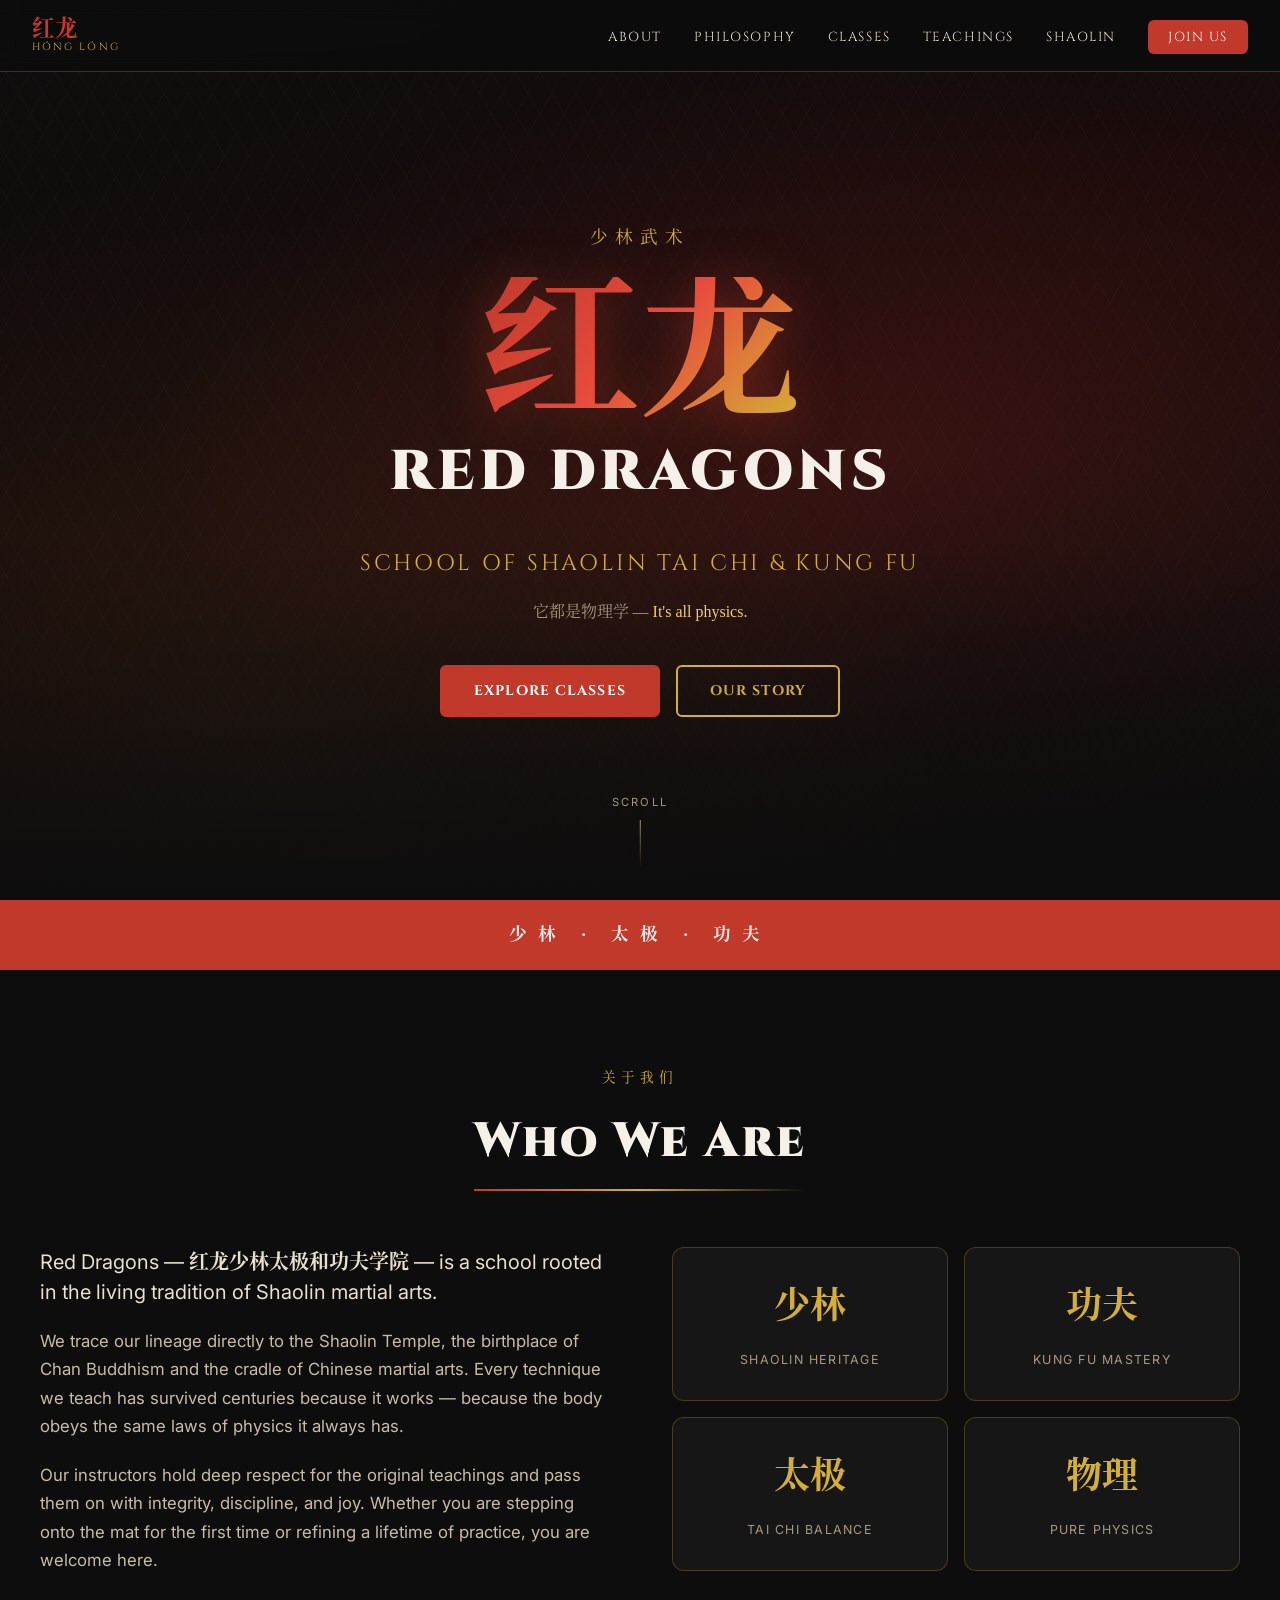
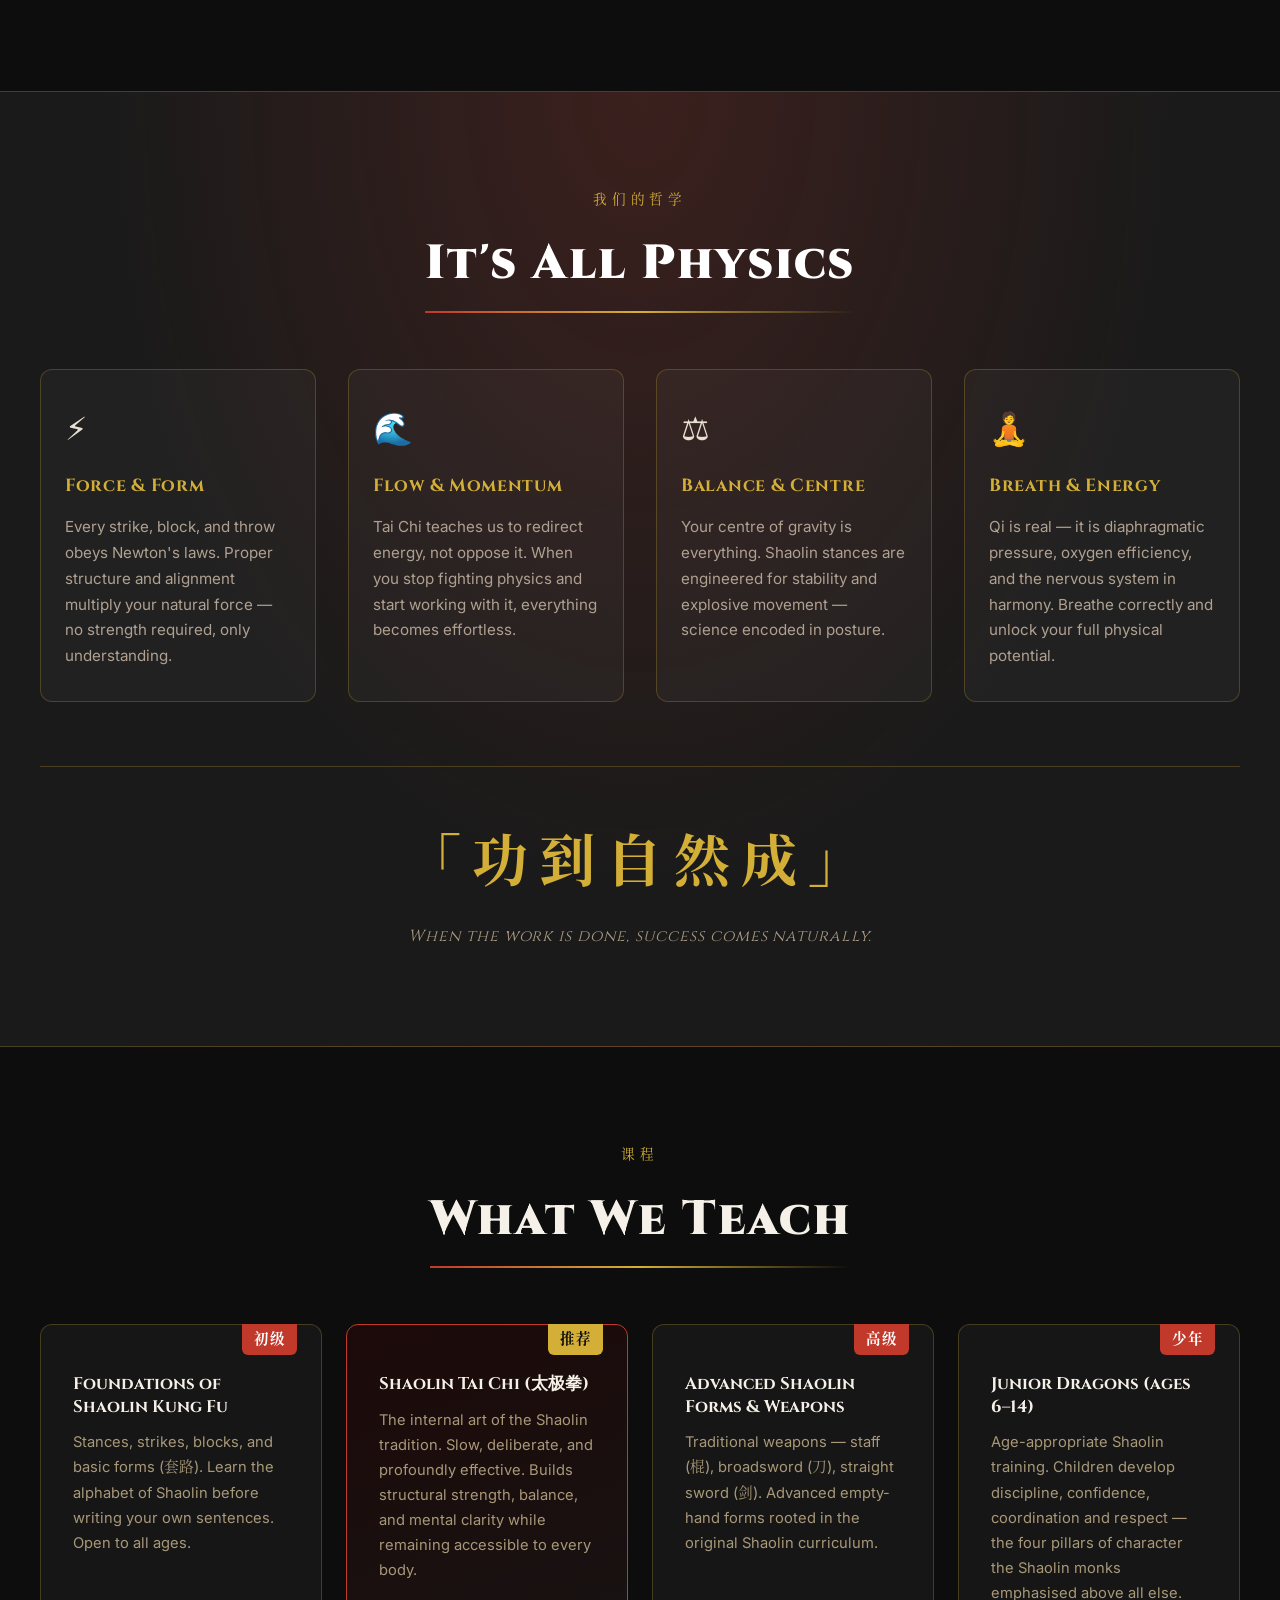
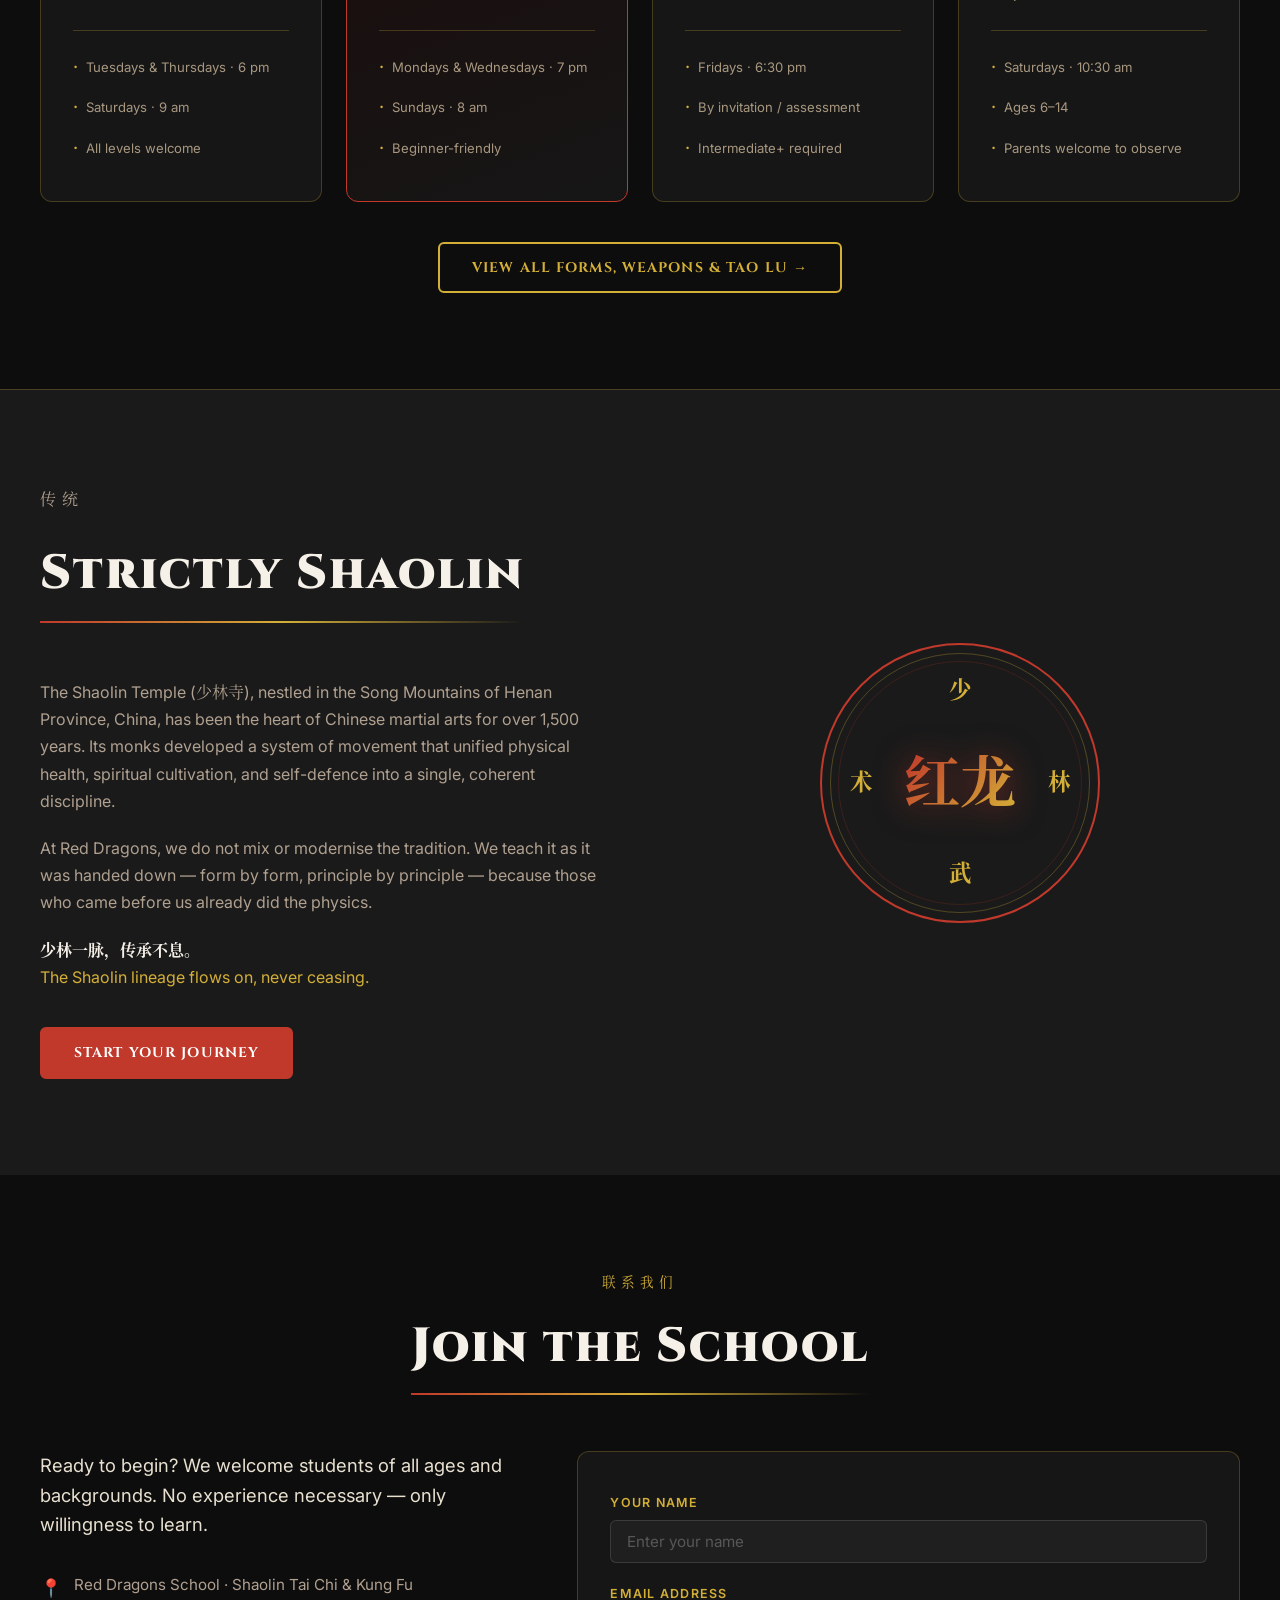
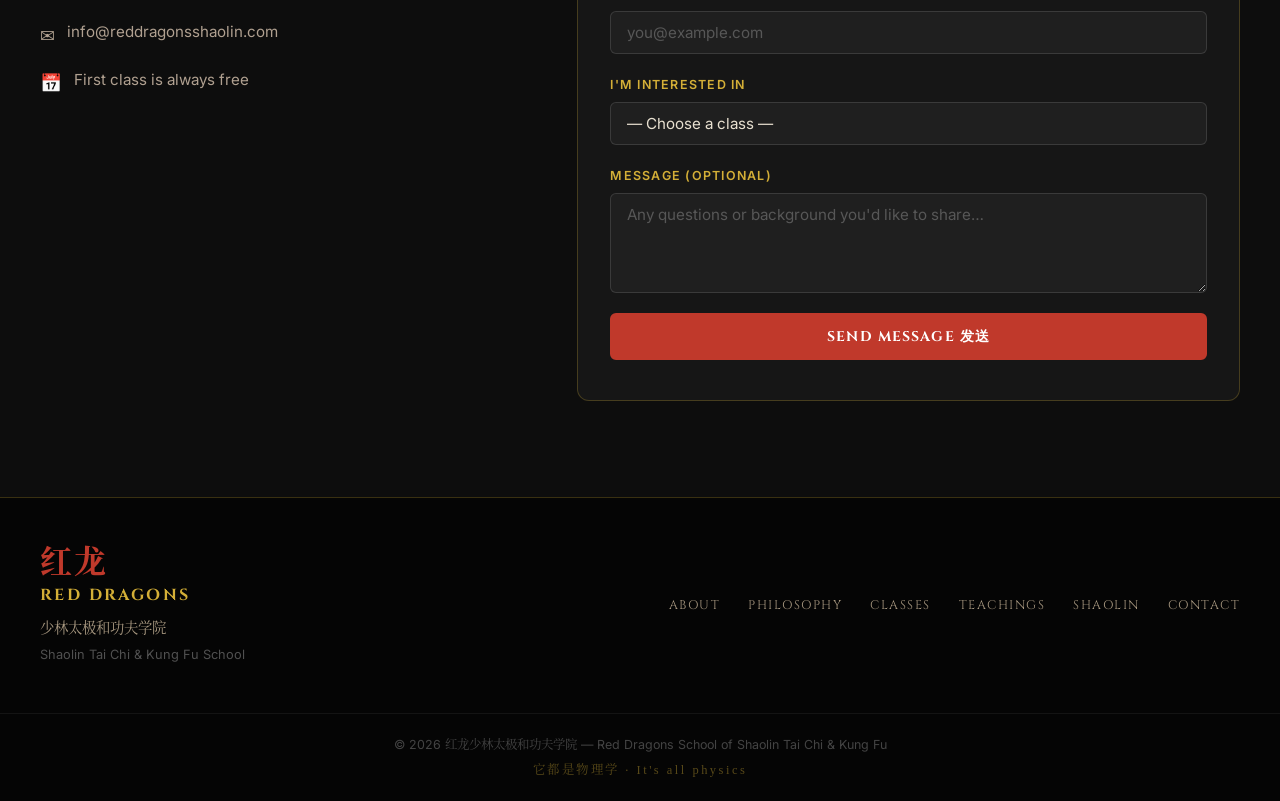
<file: index.html>
<!DOCTYPE html>
<html lang="en">
<head>
  <meta charset="UTF-8" />
  <meta name="viewport" content="width=device-width, initial-scale=1.0" />
  <title>红龙 Hóng Lóng — Red Dragons School of Shaolin Tai Chi &amp; Kung Fu</title>
  <meta name="description" content="Red Dragons School of Shaolin Tai Chi and Kung Fu. Strictly following the ancient teachings of Shaolin. It's all physics." />
  <link rel="preconnect" href="https://fonts.googleapis.com" />
  <link rel="preconnect" href="https://fonts.gstatic.com" crossorigin />
  <!-- Cinzel & Inter from CDN; Noto Serif SC is self-hosted in fonts/ for reliable CJK rendering -->
  <link href="https://fonts.googleapis.com/css2?family=Cinzel:wght@400;700;900&family=Inter:wght@300;400;600&display=swap" rel="stylesheet" />
  <link rel="stylesheet" href="styles.css" />
</head>
<body>

  <!-- ═══════════════════════════════════ NAV ═══════════════════════════════════ -->
  <nav class="nav" id="nav">
    <a href="#home" class="nav__logo">
      <span class="nav__logo-zh">红龙</span>
      <span class="nav__logo-en">Hóng Lóng</span>
    </a>
    <button class="nav__toggle" id="navToggle" aria-label="Open menu">
      <span></span><span></span><span></span>
    </button>
    <ul class="nav__links" id="navLinks">
      <li><a href="#about">About</a></li>
      <li><a href="#philosophy">Philosophy</a></li>
      <li><a href="#classes">Classes</a></li>
      <li><a href="teachings.html">Teachings</a></li>
      <li><a href="#shaolin">Shaolin</a></li>
      <li><a href="#contact" class="nav__cta">Join Us</a></li>
    </ul>
  </nav>

  <!-- ═══════════════════════════════════ HERO ══════════════════════════════════ -->
  <section class="hero" id="home">
    <div class="hero__overlay"></div>
    <div class="hero__content">
      <p class="hero__pre">少林武术</p>
      <h1 class="hero__title">
        <span class="hero__title-zh">红龙</span>
        <span class="hero__title-en">Red Dragons</span>
      </h1>
      <p class="hero__subtitle">
        School of Shaolin Tai Chi &amp; Kung Fu
      </p>
      <p class="hero__tagline">它都是物理学 — <em>It's all physics.</em></p>
      <div class="hero__actions">
        <a href="#classes" class="btn btn--primary">Explore Classes</a>
        <a href="#about" class="btn btn--ghost">Our Story</a>
      </div>
    </div>
    <div class="hero__scroll-hint">
      <span>Scroll</span>
      <div class="hero__scroll-line"></div>
    </div>
  </section>

  <!-- ═══════════════════════════════════ DIVIDER ═══════════════════════════════ -->
  <div class="divider">
    <span>少林 · 太极 · 功夫</span>
  </div>

  <!-- ═══════════════════════════════════ ABOUT ════════════════════════════════ -->
  <section class="section about" id="about">
    <div class="container">
      <div class="section__header">
        <p class="section__label">关于我们</p>
        <h2 class="section__title">Who We Are</h2>
      </div>
      <div class="about__grid">
        <div class="about__text">
          <p class="about__lead">
            Red Dragons — <strong>红龙少林太极和功夫学院</strong> — is a school
            rooted in the living tradition of Shaolin martial arts.
          </p>
          <p>
            We trace our lineage directly to the Shaolin Temple, the birthplace of
            Chan Buddhism and the cradle of Chinese martial arts. Every technique
            we teach has survived centuries because it works — because the body obeys
            the same laws of physics it always has.
          </p>
          <p>
            Our instructors hold deep respect for the original teachings and pass
            them on with integrity, discipline, and joy. Whether you are stepping
            onto the mat for the first time or refining a lifetime of practice,
            you are welcome here.
          </p>
        </div>
        <div class="about__cards">
          <div class="stat-card">
            <span class="stat-card__number">少林</span>
            <span class="stat-card__label">Shaolin Heritage</span>
          </div>
          <div class="stat-card">
            <span class="stat-card__number">功夫</span>
            <span class="stat-card__label">Kung Fu Mastery</span>
          </div>
          <div class="stat-card">
            <span class="stat-card__number">太极</span>
            <span class="stat-card__label">Tai Chi Balance</span>
          </div>
          <div class="stat-card">
            <span class="stat-card__number">物理</span>
            <span class="stat-card__label">Pure Physics</span>
          </div>
        </div>
      </div>
    </div>
  </section>

  <!-- ═══════════════════════════════════ PHILOSOPHY ═══════════════════════════ -->
  <section class="section philosophy" id="philosophy">
    <div class="container">
      <div class="section__header section__header--light">
        <p class="section__label">我们的哲学</p>
        <h2 class="section__title">It's All Physics</h2>
      </div>
      <div class="philosophy__grid">

        <div class="pillar">
          <div class="pillar__icon">⚡</div>
          <h3 class="pillar__title">Force &amp; Form</h3>
          <p>Every strike, block, and throw obeys Newton's laws. Proper structure
          and alignment multiply your natural force — no strength required, only
          understanding.</p>
        </div>

        <div class="pillar">
          <div class="pillar__icon">🌊</div>
          <h3 class="pillar__title">Flow &amp; Momentum</h3>
          <p>Tai Chi teaches us to redirect energy, not oppose it. When you stop
          fighting physics and start working with it, everything becomes effortless.</p>
        </div>

        <div class="pillar">
          <div class="pillar__icon">⚖️</div>
          <h3 class="pillar__title">Balance &amp; Centre</h3>
          <p>Your centre of gravity is everything. Shaolin stances are engineered
          for stability and explosive movement — science encoded in posture.</p>
        </div>

        <div class="pillar">
          <div class="pillar__icon">🧘</div>
          <h3 class="pillar__title">Breath &amp; Energy</h3>
          <p>Qi is real — it is diaphragmatic pressure, oxygen efficiency, and
          the nervous system in harmony. Breathe correctly and unlock your
          full physical potential.</p>
        </div>

      </div>

      <blockquote class="philosophy__quote">
        <p>「功到自然成」</p>
        <cite>When the work is done, success comes naturally.</cite>
      </blockquote>
    </div>
  </section>

  <!-- ═══════════════════════════════════ CLASSES ══════════════════════════════ -->
  <section class="section classes" id="classes">
    <div class="container">
      <div class="section__header">
        <p class="section__label">课程</p>
        <h2 class="section__title">What We Teach</h2>
      </div>
      <div class="classes__grid">

        <div class="class-card">
          <div class="class-card__badge">初级</div>
          <h3 class="class-card__title">Foundations of Shaolin Kung Fu</h3>
          <p class="class-card__desc">
            Stances, strikes, blocks, and basic forms (套路). Learn the alphabet
            of Shaolin before writing your own sentences. Open to all ages.
          </p>
          <ul class="class-card__details">
            <li>Tuesdays &amp; Thursdays · 6 pm</li>
            <li>Saturdays · 9 am</li>
            <li>All levels welcome</li>
          </ul>
        </div>

        <div class="class-card class-card--featured">
          <div class="class-card__badge">推荐</div>
          <h3 class="class-card__title">Shaolin Tai Chi (太极拳)</h3>
          <p class="class-card__desc">
            The internal art of the Shaolin tradition. Slow, deliberate, and
            profoundly effective. Builds structural strength, balance, and
            mental clarity while remaining accessible to every body.
          </p>
          <ul class="class-card__details">
            <li>Mondays &amp; Wednesdays · 7 pm</li>
            <li>Sundays · 8 am</li>
            <li>Beginner-friendly</li>
          </ul>
        </div>

        <div class="class-card">
          <div class="class-card__badge">高级</div>
          <h3 class="class-card__title">Advanced Shaolin Forms &amp; Weapons</h3>
          <p class="class-card__desc">
            Traditional weapons — staff (棍), broadsword (刀), straight sword (剑).
            Advanced empty-hand forms rooted in the original Shaolin curriculum.
          </p>
          <ul class="class-card__details">
            <li>Fridays · 6:30 pm</li>
            <li>By invitation / assessment</li>
            <li>Intermediate+ required</li>
          </ul>
        </div>

        <div class="class-card">
          <div class="class-card__badge">少年</div>
          <h3 class="class-card__title">Junior Dragons (ages 6–14)</h3>
          <p class="class-card__desc">
            Age-appropriate Shaolin training. Children develop discipline,
            confidence, coordination and respect — the four pillars of
            character the Shaolin monks emphasised above all else.
          </p>
          <ul class="class-card__details">
            <li>Saturdays · 10:30 am</li>
            <li>Ages 6–14</li>
            <li>Parents welcome to observe</li>
          </ul>
        </div>

      </div>
      <div class="classes__cta">
        <a href="teachings.html" class="btn btn--ghost">View All Forms, Weapons &amp; Tao Lu →</a>
      </div>
    </div>
  </section>
  <section class="section shaolin" id="shaolin">
    <div class="container shaolin__container">
      <div class="shaolin__text">
        <div class="section__header section__header--left">
          <p class="section__label">传统</p>
          <h2 class="section__title">Strictly Shaolin</h2>
        </div>
        <p>
          The Shaolin Temple (少林寺), nestled in the Song Mountains of Henan
          Province, China, has been the heart of Chinese martial arts for over
          1,500 years. Its monks developed a system of movement that unified
          physical health, spiritual cultivation, and self-defence into a
          single, coherent discipline.
        </p>
        <p>
          At Red Dragons, we do not mix or modernise the tradition. We teach it
          as it was handed down — form by form, principle by principle — because
          those who came before us already did the physics.
        </p>
        <p>
          <strong>少林一脉，传承不息。</strong><br />
          <em>The Shaolin lineage flows on, never ceasing.</em>
        </p>
        <a href="#contact" class="btn btn--primary">Start Your Journey</a>
      </div>
      <div class="shaolin__visual">
        <div class="shaolin__emblem">
          <div class="shaolin__circle">
            <span class="shaolin__zh">少</span>
            <span class="shaolin__zh">林</span>
            <span class="shaolin__zh">武</span>
            <span class="shaolin__zh">术</span>
          </div>
          <div class="shaolin__dragon-text">红龙</div>
        </div>
      </div>
    </div>
  </section>

  <!-- ═══════════════════════════════════ CONTACT ══════════════════════════════ -->
  <section class="section contact" id="contact">
    <div class="container">
      <div class="section__header">
        <p class="section__label">联系我们</p>
        <h2 class="section__title">Join the School</h2>
      </div>
      <div class="contact__grid">
        <div class="contact__info">
          <p class="contact__lead">
            Ready to begin? We welcome students of all ages and backgrounds.
            No experience necessary — only willingness to learn.
          </p>
          <div class="contact__items">
            <div class="contact__item">
              <span class="contact__icon">📍</span>
              <span>Red Dragons School · Shaolin Tai Chi &amp; Kung Fu</span>
            </div>
            <div class="contact__item">
              <span class="contact__icon">✉️</span>
              <span>info@reddragonsshaolin.com</span>
            </div>
            <div class="contact__item">
              <span class="contact__icon">📅</span>
              <span>First class is always free</span>
            </div>
          </div>
        </div>
        <form class="contact__form" id="contactForm">
          <div class="form__group">
            <label for="name">Your Name</label>
            <input type="text" id="name" name="name" placeholder="Enter your name" required />
          </div>
          <div class="form__group">
            <label for="email">Email Address</label>
            <input type="email" id="email" name="email" placeholder="you@example.com" required />
          </div>
          <div class="form__group">
            <label for="interest">I'm Interested In</label>
            <select id="interest" name="interest">
              <option value="">— Choose a class —</option>
              <option>Foundations of Shaolin Kung Fu</option>
              <option>Shaolin Tai Chi</option>
              <option>Advanced Forms &amp; Weapons</option>
              <option>Junior Dragons (ages 6–14)</option>
              <option>Not sure yet — tell me more</option>
            </select>
          </div>
          <div class="form__group">
            <label for="message">Message (optional)</label>
            <textarea id="message" name="message" rows="4" placeholder="Any questions or background you'd like to share…"></textarea>
          </div>
          <button type="submit" class="btn btn--primary btn--full">Send Message 发送</button>
        </form>
      </div>
    </div>
  </section>

  <!-- ═══════════════════════════════════ FOOTER ═══════════════════════════════ -->
  <footer class="footer">
    <div class="container footer__inner">
      <div class="footer__brand">
        <span class="footer__zh">红龙</span>
        <span class="footer__en">Red Dragons</span>
        <p class="footer__tagline">少林太极和功夫学院</p>
        <p class="footer__sub">Shaolin Tai Chi &amp; Kung Fu School</p>
      </div>
      <div class="footer__links">
        <a href="#about">About</a>
        <a href="#philosophy">Philosophy</a>
        <a href="#classes">Classes</a>
        <a href="teachings.html">Teachings</a>
        <a href="#shaolin">Shaolin</a>
        <a href="#contact">Contact</a>
      </div>
    </div>
    <div class="footer__bottom">
      <p>© <span id="year"></span> 红龙少林太极和功夫学院 — Red Dragons School of Shaolin Tai Chi &amp; Kung Fu</p>
      <p class="footer__motto">它都是物理学 · It's all physics</p>
    </div>
  </footer>

  <script src="script.js"></script>
</body>
</html>
</file>
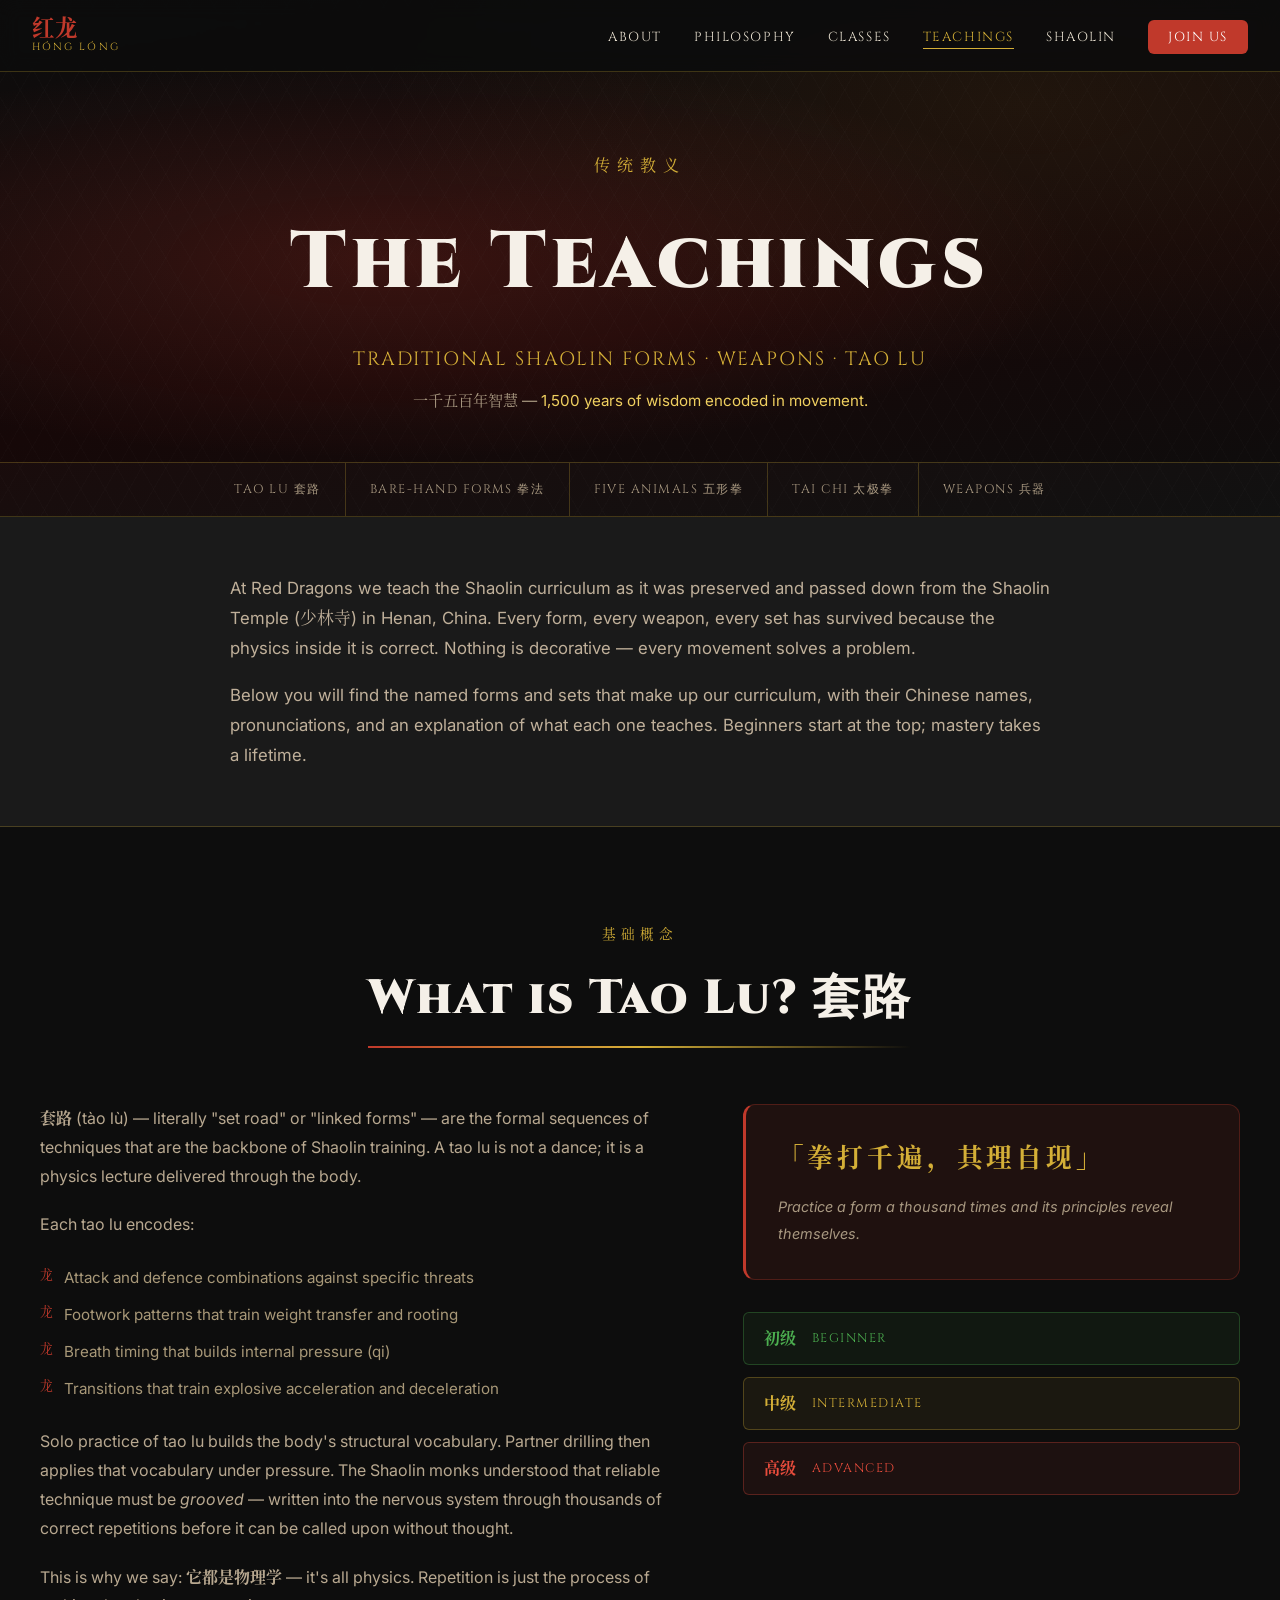
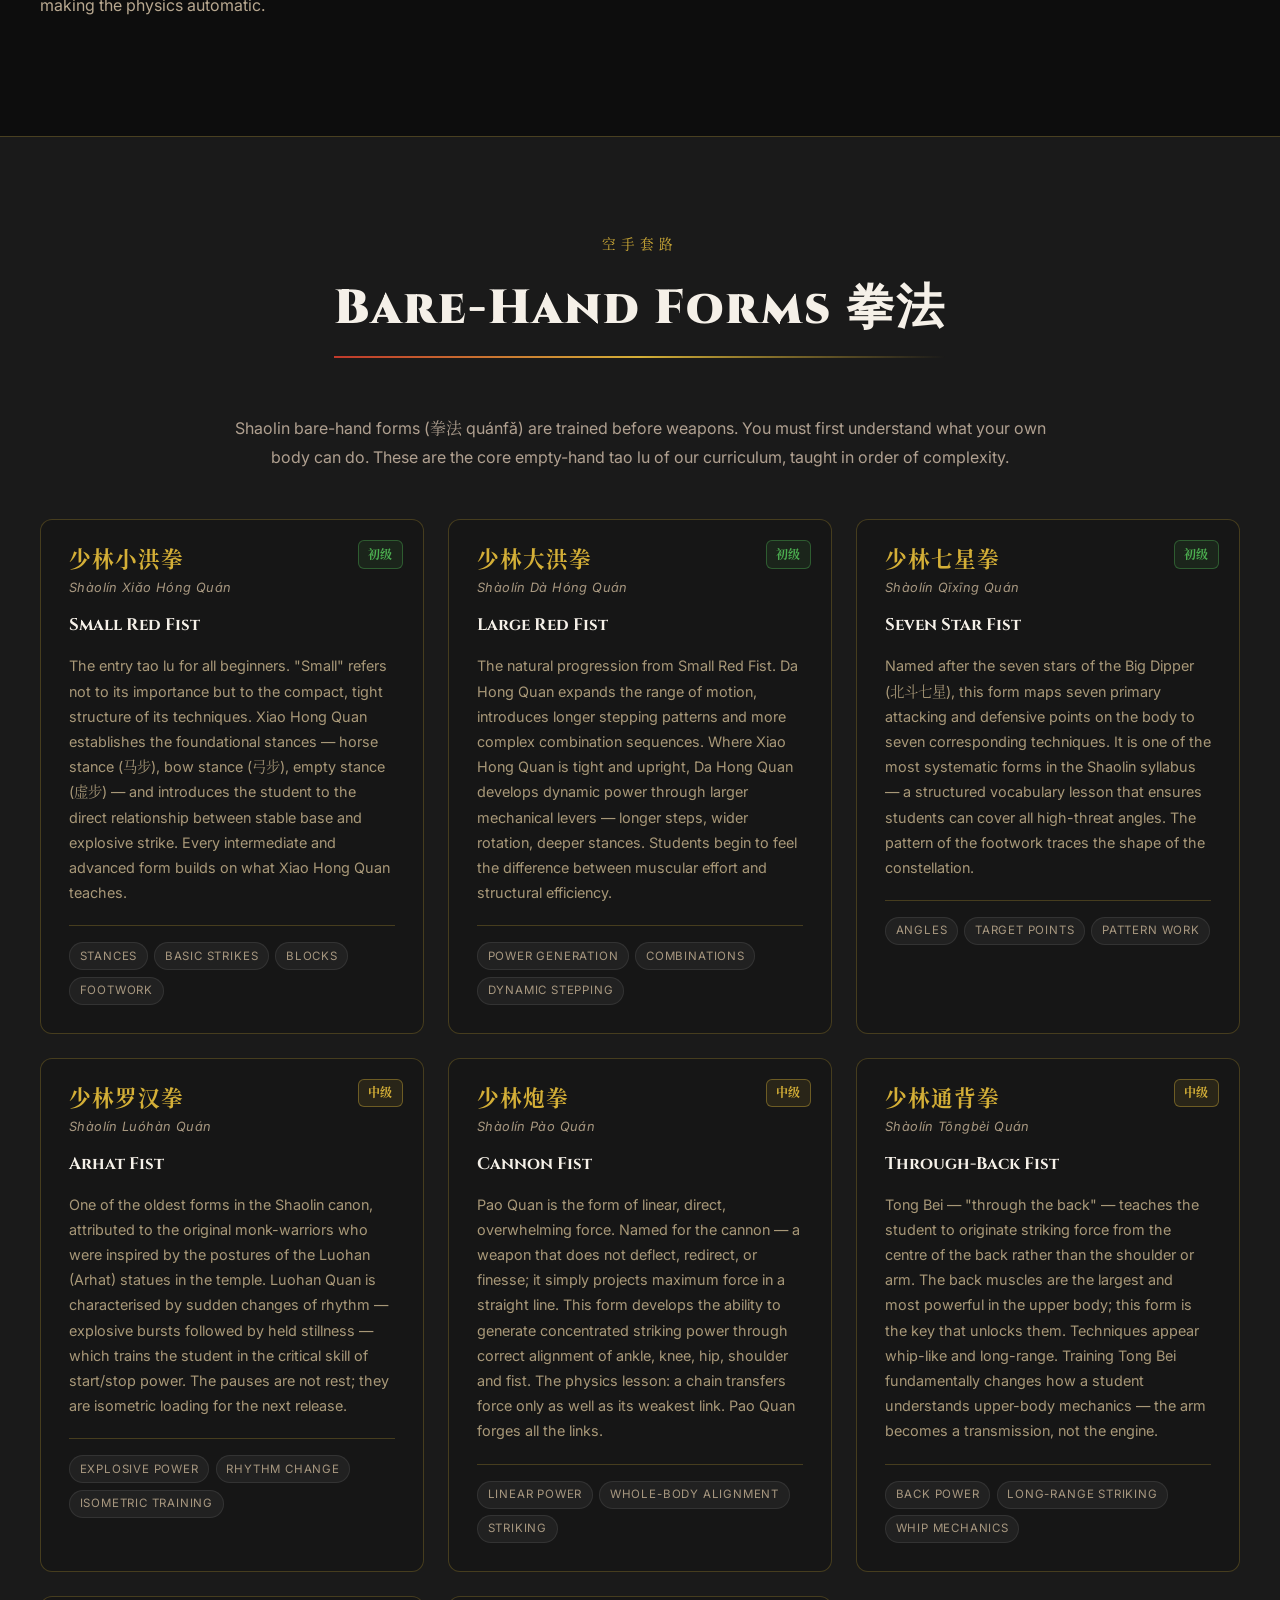
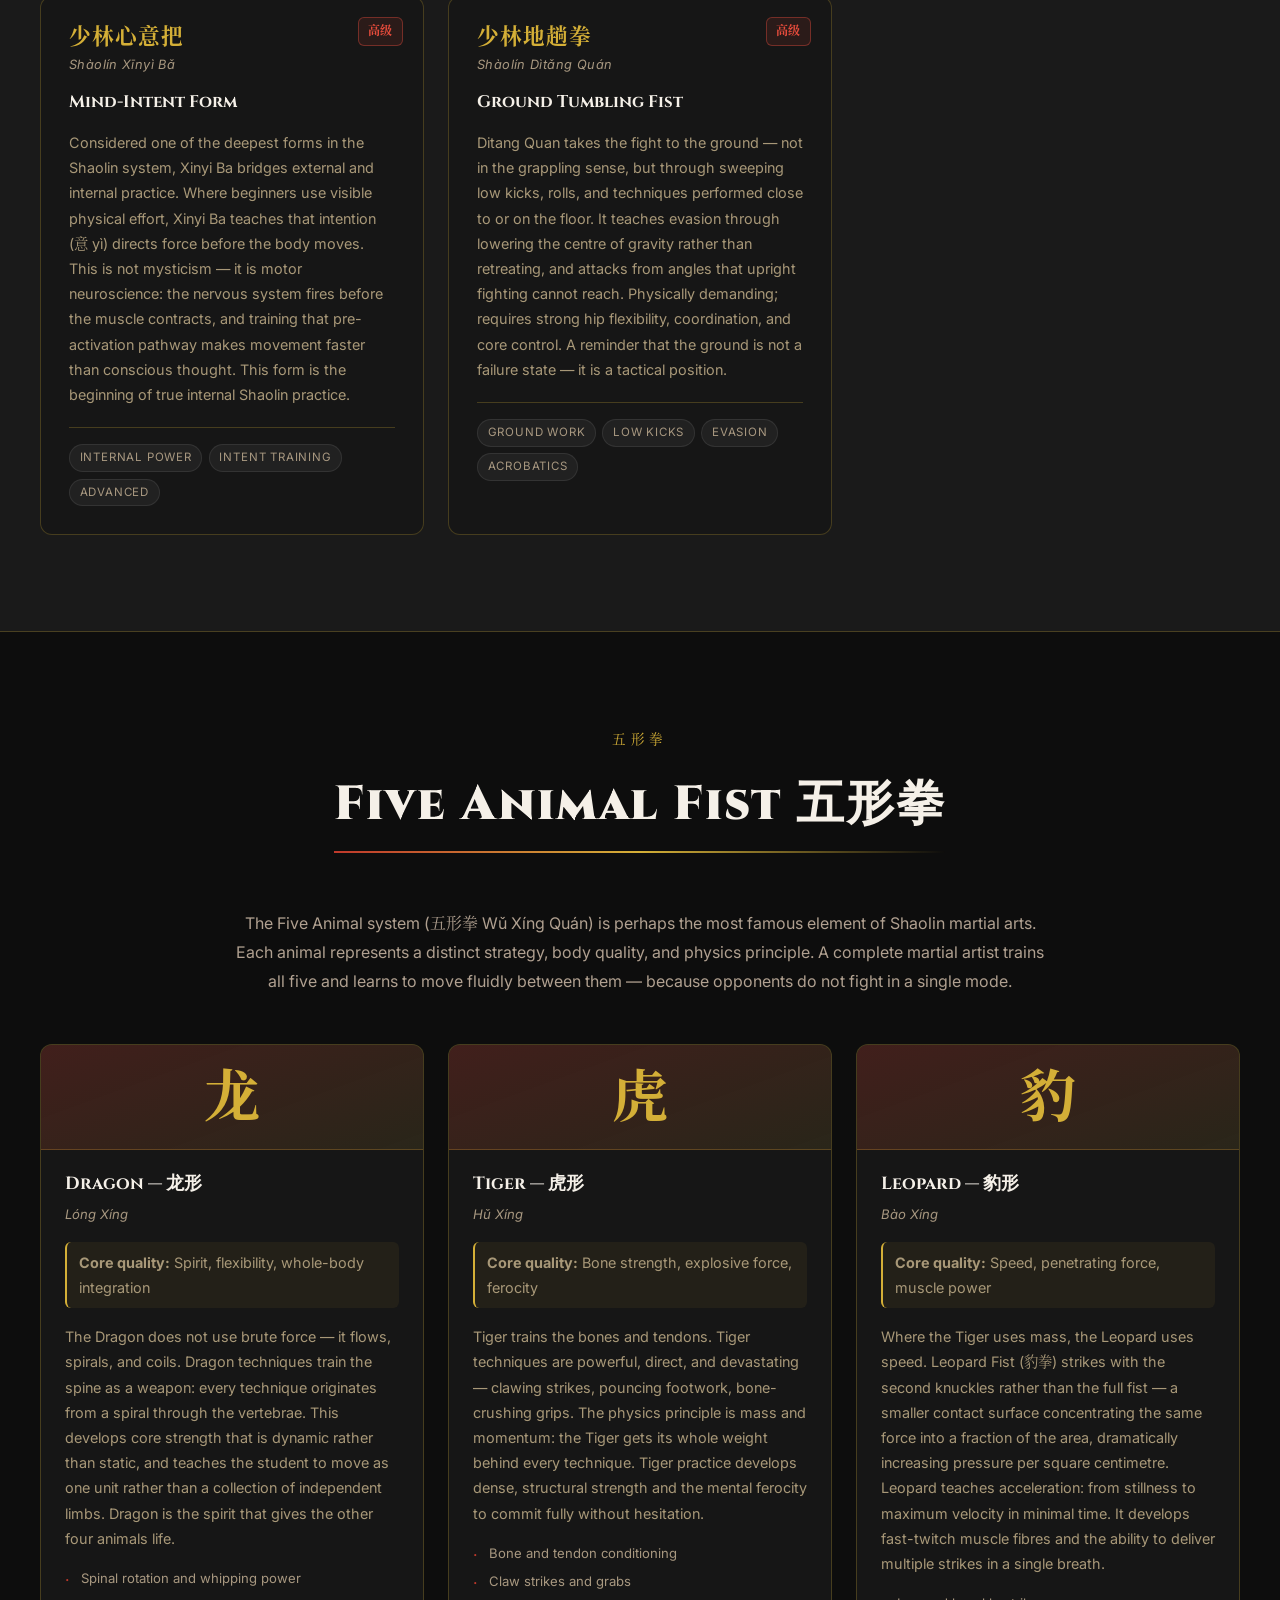
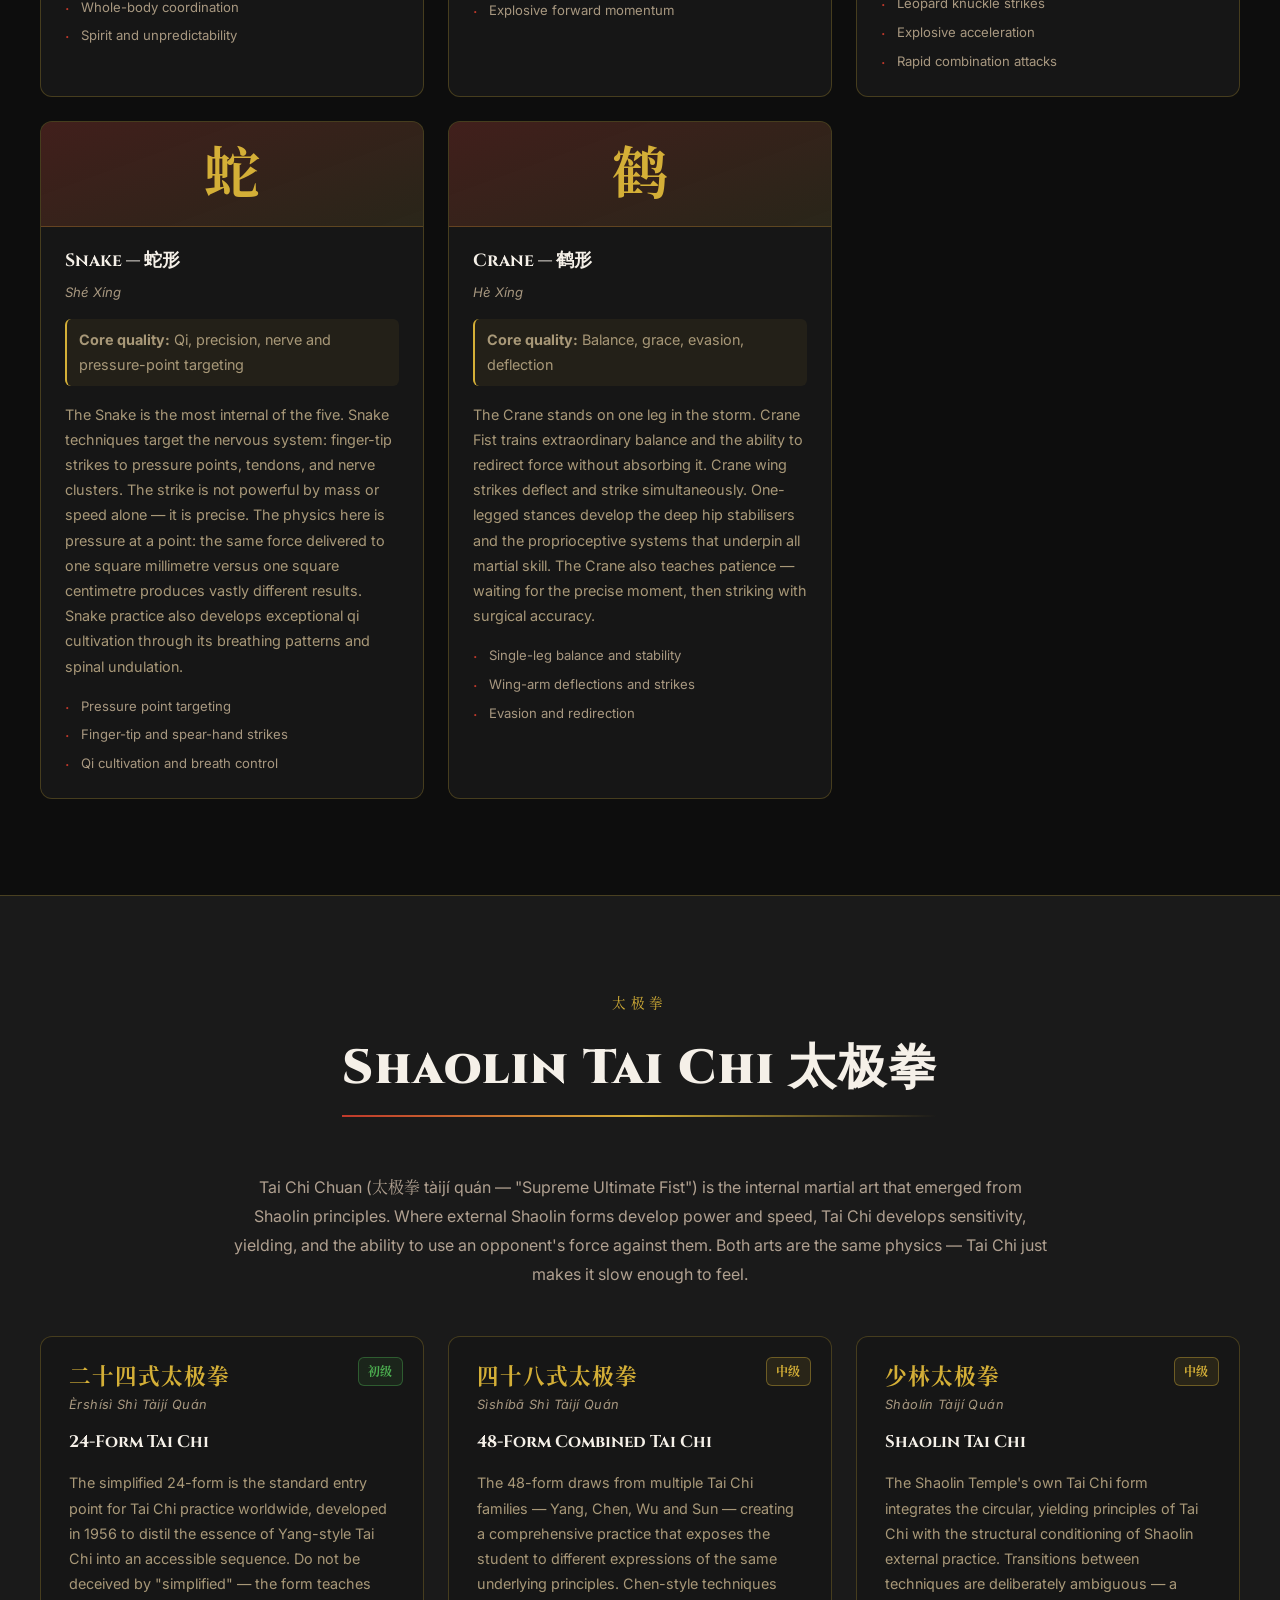
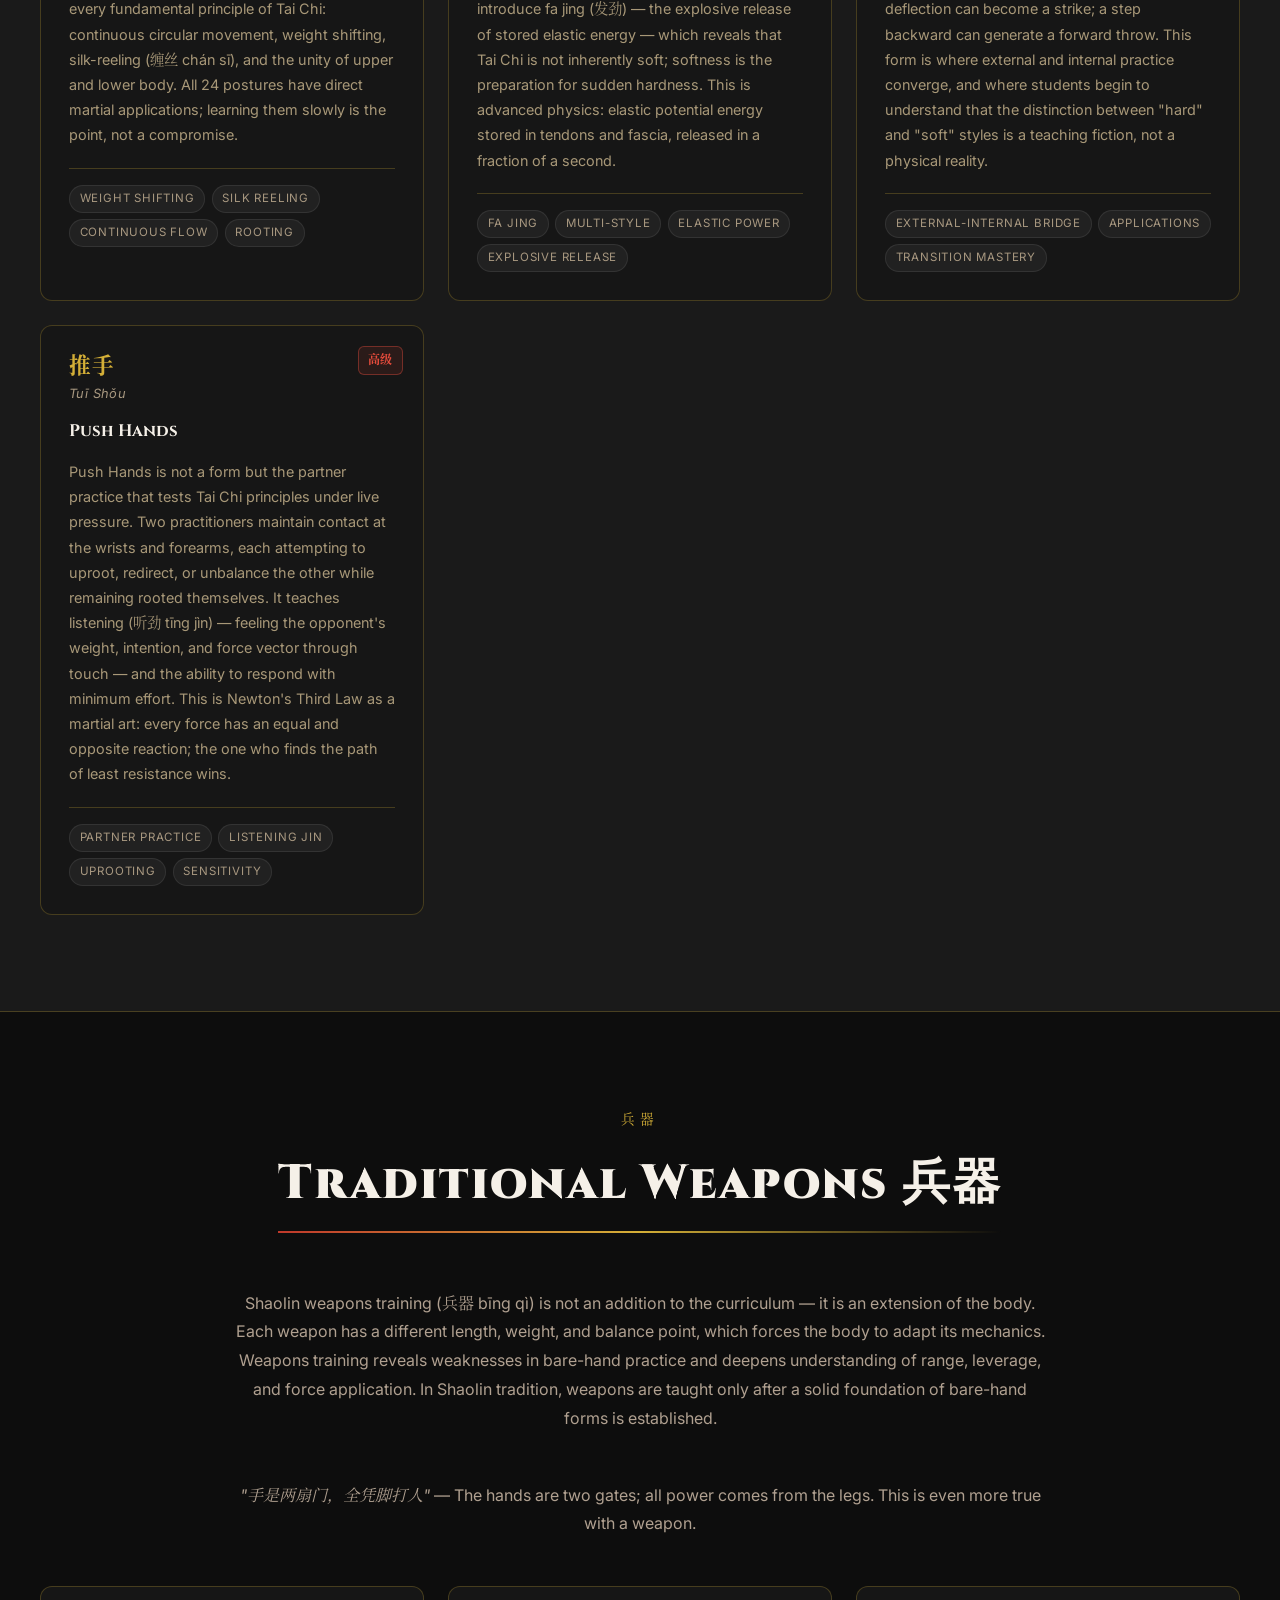
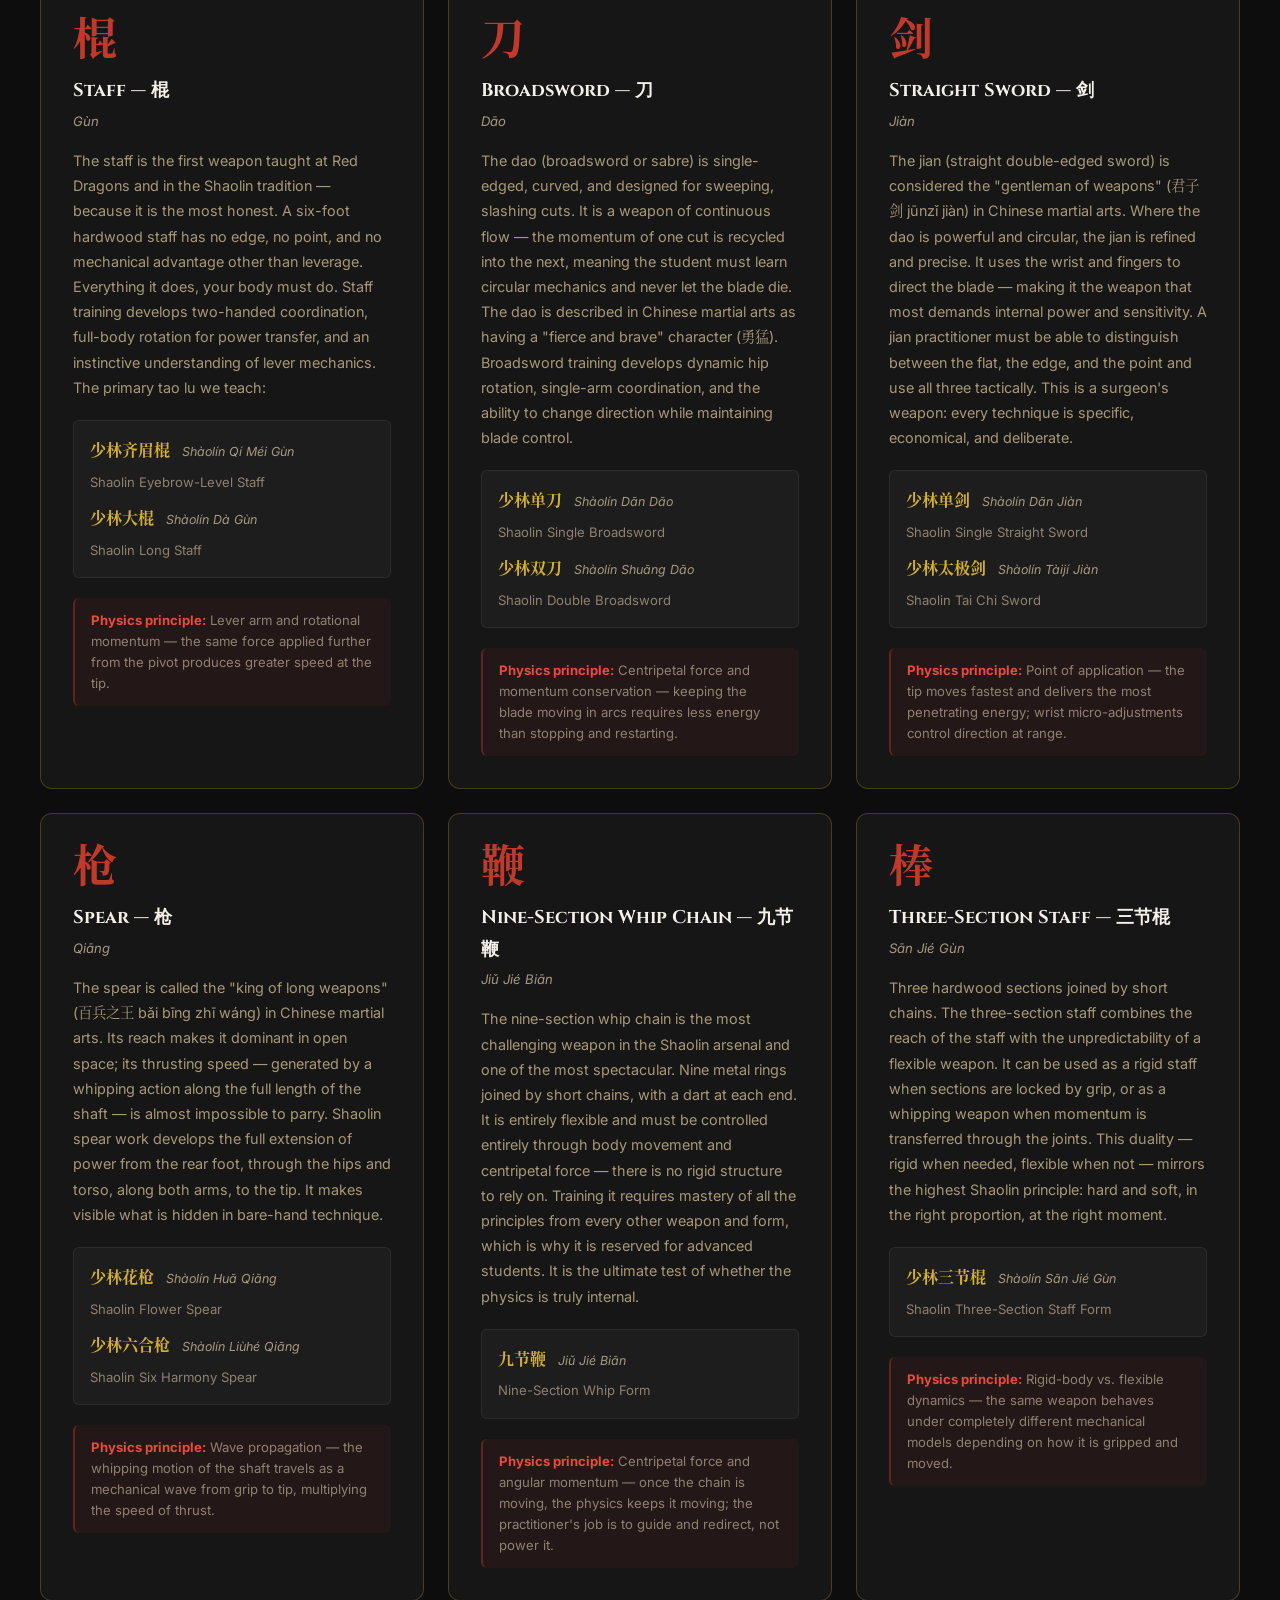
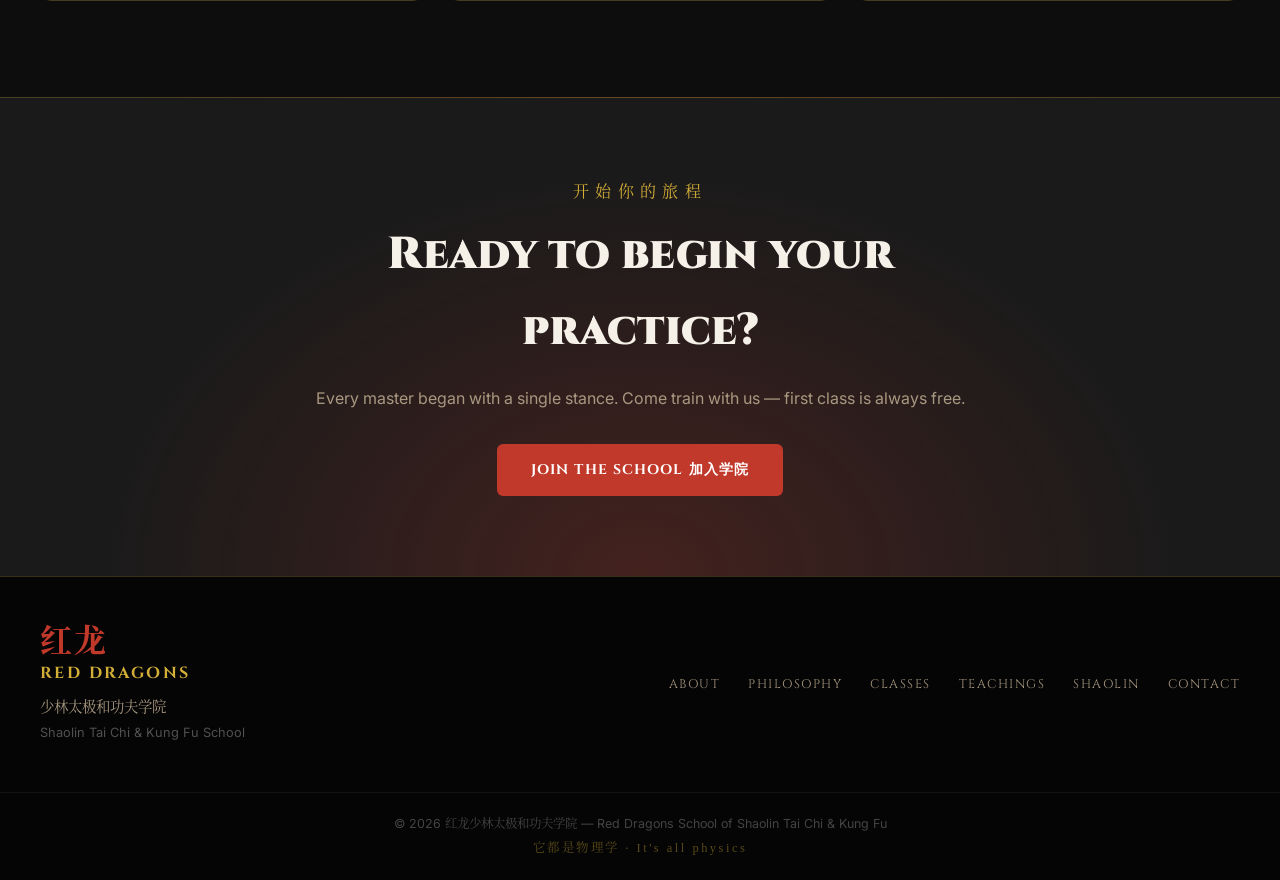
<file: teachings.html>
<!DOCTYPE html>
<html lang="en">
<head>
  <meta charset="UTF-8" />
  <meta name="viewport" content="width=device-width, initial-scale=1.0" />
  <title>Teachings — 红龙 Red Dragons School of Shaolin Tai Chi &amp; Kung Fu</title>
  <meta name="description" content="Traditional Shaolin forms, weapons, and Tao Lu — named and explained. The complete curriculum of the Red Dragons School." />
  <link rel="preconnect" href="https://fonts.googleapis.com" />
  <link rel="preconnect" href="https://fonts.gstatic.com" crossorigin />
  <!-- Cinzel & Inter from CDN; Noto Serif SC is self-hosted in fonts/ for reliable CJK rendering -->
  <link href="https://fonts.googleapis.com/css2?family=Cinzel:wght@400;700;900&family=Inter:wght@300;400;600&display=swap" rel="stylesheet" />
  <link rel="stylesheet" href="styles.css" />
  <link rel="stylesheet" href="teachings.css" />
</head>
<body>

  <!-- ═══════════════════════════════════ NAV ═══════════════════════════════════ -->
  <nav class="nav" id="nav">
    <a href="index.html#home" class="nav__logo">
      <span class="nav__logo-zh">红龙</span>
      <span class="nav__logo-en">Hóng Lóng</span>
    </a>
    <button class="nav__toggle" id="navToggle" aria-label="Open menu">
      <span></span><span></span><span></span>
    </button>
    <ul class="nav__links" id="navLinks">
      <li><a href="index.html#about">About</a></li>
      <li><a href="index.html#philosophy">Philosophy</a></li>
      <li><a href="index.html#classes">Classes</a></li>
      <li><a href="teachings.html" class="nav__active">Teachings</a></li>
      <li><a href="index.html#shaolin">Shaolin</a></li>
      <li><a href="index.html#contact" class="nav__cta">Join Us</a></li>
    </ul>
  </nav>

  <!-- ═══════════════════════════════════ PAGE HERO ═════════════════════════════ -->
  <header class="page-hero">
    <div class="page-hero__overlay"></div>
    <div class="page-hero__content">
      <p class="page-hero__pre">传统教义</p>
      <h1 class="page-hero__title">The Teachings</h1>
      <p class="page-hero__sub">Traditional Shaolin Forms · Weapons · Tao Lu</p>
      <p class="page-hero__tagline">
        一千五百年智慧 — <em>1,500 years of wisdom encoded in movement.</em>
      </p>
    </div>
    <nav class="teachings-nav" aria-label="Page sections">
      <a href="#taolu">Tao Lu 套路</a>
      <a href="#bare-hand">Bare-Hand Forms 拳法</a>
      <a href="#five-animals">Five Animals 五形拳</a>
      <a href="#taichi">Tai Chi 太极拳</a>
      <a href="#weapons">Weapons 兵器</a>
    </nav>
  </header>

  <!-- ═══════════════════════════════════ INTRO ═════════════════════════════════ -->
  <section class="section intro-block">
    <div class="container intro-block__inner">
      <p class="intro-block__text">
        At Red Dragons we teach the Shaolin curriculum as it was preserved and passed down
        from the Shaolin Temple (少林寺) in Henan, China. Every form, every weapon, every
        set has survived because the physics inside it is correct. Nothing is decorative —
        every movement solves a problem.
      </p>
      <p class="intro-block__text">
        Below you will find the named forms and sets that make up our curriculum, with
        their Chinese names, pronunciations, and an explanation of what each one teaches.
        Beginners start at the top; mastery takes a lifetime.
      </p>
    </div>
  </section>

  <!-- ═══════════════════════════════════ TAO LU ════════════════════════════════ -->
  <section class="section teachings-section" id="taolu">
    <div class="container">
      <div class="section__header">
        <p class="section__label">基础概念</p>
        <h2 class="section__title">What is Tao Lu? 套路</h2>
      </div>
      <div class="taolu-explainer">
        <div class="taolu-explainer__text">
          <p>
            <strong>套路</strong> (tào lù) — literally "set road" or "linked forms" — are
            the formal sequences of techniques that are the backbone of Shaolin training.
            A tao lu is not a dance; it is a physics lecture delivered through the body.
          </p>
          <p>
            Each tao lu encodes:
          </p>
          <ul class="teachings-list">
            <li>Attack and defence combinations against specific threats</li>
            <li>Footwork patterns that train weight transfer and rooting</li>
            <li>Breath timing that builds internal pressure (qi)</li>
            <li>Transitions that train explosive acceleration and deceleration</li>
          </ul>
          <p>
            Solo practice of tao lu builds the body's structural vocabulary.
            Partner drilling then applies that vocabulary under pressure.
            The Shaolin monks understood that reliable technique must be
            <em>grooved</em> — written into the nervous system through thousands
            of correct repetitions before it can be called upon without thought.
          </p>
          <p>
            This is why we say: <strong>它都是物理学</strong> — it's all physics.
            Repetition is just the process of making the physics automatic.
          </p>
        </div>
        <div class="taolu-explainer__quote-block">
          <blockquote class="inset-quote">
            <p>「拳打千遍，其理自现」</p>
            <cite>Practice a form a thousand times and its principles reveal themselves.</cite>
          </blockquote>
          <div class="taolu-levels">
            <div class="level-badge level-badge--1">初级<span>Beginner</span></div>
            <div class="level-badge level-badge--2">中级<span>Intermediate</span></div>
            <div class="level-badge level-badge--3">高级<span>Advanced</span></div>
          </div>
        </div>
      </div>
    </div>
  </section>

  <!-- ═══════════════════════════════════ BARE-HAND FORMS ══════════════════════ -->
  <section class="section teachings-section teachings-section--alt" id="bare-hand">
    <div class="container">
      <div class="section__header">
        <p class="section__label">空手套路</p>
        <h2 class="section__title">Bare-Hand Forms 拳法</h2>
      </div>
      <p class="section-intro">
        Shaolin bare-hand forms (拳法 quánfǎ) are trained before weapons. You must first
        understand what your own body can do. These are the core empty-hand tao lu of our curriculum,
        taught in order of complexity.
      </p>

      <div class="form-grid">

        <div class="form-card">
          <div class="form-card__level form-card__level--beginner">初级</div>
          <div class="form-card__header">
            <span class="form-card__zh">少林小洪拳</span>
            <span class="form-card__pinyin">Shàolín Xiǎo Hóng Quán</span>
          </div>
          <h3 class="form-card__name">Small Red Fist</h3>
          <p class="form-card__desc">
            The entry tao lu for all beginners. "Small" refers not to its importance but
            to the compact, tight structure of its techniques. Xiao Hong Quan establishes
            the foundational stances — horse stance (马步), bow stance (弓步), empty stance
            (虚步) — and introduces the student to the direct relationship between stable
            base and explosive strike. Every intermediate and advanced form builds on what
            Xiao Hong Quan teaches.
          </p>
          <div class="form-card__tags">
            <span>Stances</span><span>Basic Strikes</span><span>Blocks</span><span>Footwork</span>
          </div>
        </div>

        <div class="form-card">
          <div class="form-card__level form-card__level--beginner">初级</div>
          <div class="form-card__header">
            <span class="form-card__zh">少林大洪拳</span>
            <span class="form-card__pinyin">Shàolín Dà Hóng Quán</span>
          </div>
          <h3 class="form-card__name">Large Red Fist</h3>
          <p class="form-card__desc">
            The natural progression from Small Red Fist. Da Hong Quan expands the range
            of motion, introduces longer stepping patterns and more complex combination
            sequences. Where Xiao Hong Quan is tight and upright, Da Hong Quan develops
            dynamic power through larger mechanical levers — longer steps, wider rotation,
            deeper stances. Students begin to feel the difference between muscular effort
            and structural efficiency.
          </p>
          <div class="form-card__tags">
            <span>Power Generation</span><span>Combinations</span><span>Dynamic Stepping</span>
          </div>
        </div>

        <div class="form-card">
          <div class="form-card__level form-card__level--beginner">初级</div>
          <div class="form-card__header">
            <span class="form-card__zh">少林七星拳</span>
            <span class="form-card__pinyin">Shàolín Qīxīng Quán</span>
          </div>
          <h3 class="form-card__name">Seven Star Fist</h3>
          <p class="form-card__desc">
            Named after the seven stars of the Big Dipper (北斗七星), this form maps
            seven primary attacking and defensive points on the body to seven corresponding
            techniques. It is one of the most systematic forms in the Shaolin syllabus —
            a structured vocabulary lesson that ensures students can cover all high-threat
            angles. The pattern of the footwork traces the shape of the constellation.
          </p>
          <div class="form-card__tags">
            <span>Angles</span><span>Target Points</span><span>Pattern Work</span>
          </div>
        </div>

        <div class="form-card">
          <div class="form-card__level form-card__level--intermediate">中级</div>
          <div class="form-card__header">
            <span class="form-card__zh">少林罗汉拳</span>
            <span class="form-card__pinyin">Shàolín Luóhàn Quán</span>
          </div>
          <h3 class="form-card__name">Arhat Fist</h3>
          <p class="form-card__desc">
            One of the oldest forms in the Shaolin canon, attributed to the original
            monk-warriors who were inspired by the postures of the Luohan (Arhat)
            statues in the temple. Luohan Quan is characterised by sudden changes
            of rhythm — explosive bursts followed by held stillness — which trains
            the student in the critical skill of start/stop power. The pauses are
            not rest; they are isometric loading for the next release.
          </p>
          <div class="form-card__tags">
            <span>Explosive Power</span><span>Rhythm Change</span><span>Isometric Training</span>
          </div>
        </div>

        <div class="form-card">
          <div class="form-card__level form-card__level--intermediate">中级</div>
          <div class="form-card__header">
            <span class="form-card__zh">少林炮拳</span>
            <span class="form-card__pinyin">Shàolín Pào Quán</span>
          </div>
          <h3 class="form-card__name">Cannon Fist</h3>
          <p class="form-card__desc">
            Pao Quan is the form of linear, direct, overwhelming force. Named for the
            cannon — a weapon that does not deflect, redirect, or finesse; it simply
            projects maximum force in a straight line. This form develops the ability
            to generate concentrated striking power through correct alignment of ankle,
            knee, hip, shoulder and fist. The physics lesson: a chain transfers force
            only as well as its weakest link. Pao Quan forges all the links.
          </p>
          <div class="form-card__tags">
            <span>Linear Power</span><span>Whole-Body Alignment</span><span>Striking</span>
          </div>
        </div>

        <div class="form-card">
          <div class="form-card__level form-card__level--intermediate">中级</div>
          <div class="form-card__header">
            <span class="form-card__zh">少林通背拳</span>
            <span class="form-card__pinyin">Shàolín Tōngbèi Quán</span>
          </div>
          <h3 class="form-card__name">Through-Back Fist</h3>
          <p class="form-card__desc">
            Tong Bei — "through the back" — teaches the student to originate striking
            force from the centre of the back rather than the shoulder or arm. The
            back muscles are the largest and most powerful in the upper body; this form
            is the key that unlocks them. Techniques appear whip-like and long-range.
            Training Tong Bei fundamentally changes how a student understands upper-body
            mechanics — the arm becomes a transmission, not the engine.
          </p>
          <div class="form-card__tags">
            <span>Back Power</span><span>Long-Range Striking</span><span>Whip Mechanics</span>
          </div>
        </div>

        <div class="form-card">
          <div class="form-card__level form-card__level--advanced">高级</div>
          <div class="form-card__header">
            <span class="form-card__zh">少林心意把</span>
            <span class="form-card__pinyin">Shàolín Xīnyì Bǎ</span>
          </div>
          <h3 class="form-card__name">Mind-Intent Form</h3>
          <p class="form-card__desc">
            Considered one of the deepest forms in the Shaolin system, Xinyi Ba bridges
            external and internal practice. Where beginners use visible physical effort,
            Xinyi Ba teaches that intention (意 yì) directs force before the body moves.
            This is not mysticism — it is motor neuroscience: the nervous system fires
            before the muscle contracts, and training that pre-activation pathway makes
            movement faster than conscious thought. This form is the beginning of true
            internal Shaolin practice.
          </p>
          <div class="form-card__tags">
            <span>Internal Power</span><span>Intent Training</span><span>Advanced</span>
          </div>
        </div>

        <div class="form-card">
          <div class="form-card__level form-card__level--advanced">高级</div>
          <div class="form-card__header">
            <span class="form-card__zh">少林地趟拳</span>
            <span class="form-card__pinyin">Shàolín Dìtǎng Quán</span>
          </div>
          <h3 class="form-card__name">Ground Tumbling Fist</h3>
          <p class="form-card__desc">
            Ditang Quan takes the fight to the ground — not in the grappling sense, but
            through sweeping low kicks, rolls, and techniques performed close to or on the
            floor. It teaches evasion through lowering the centre of gravity rather than
            retreating, and attacks from angles that upright fighting cannot reach.
            Physically demanding; requires strong hip flexibility, coordination,
            and core control. A reminder that the ground is not a failure state — it is
            a tactical position.
          </p>
          <div class="form-card__tags">
            <span>Ground Work</span><span>Low Kicks</span><span>Evasion</span><span>Acrobatics</span>
          </div>
        </div>

      </div>
    </div>
  </section>

  <!-- ═══════════════════════════════════ FIVE ANIMALS ═════════════════════════ -->
  <section class="section teachings-section" id="five-animals">
    <div class="container">
      <div class="section__header">
        <p class="section__label">五形拳</p>
        <h2 class="section__title">Five Animal Fist 五形拳</h2>
      </div>
      <p class="section-intro">
        The Five Animal system (五形拳 Wǔ Xíng Quán) is perhaps the most famous element of
        Shaolin martial arts. Each animal represents a distinct strategy, body quality, and
        physics principle. A complete martial artist trains all five and learns to move fluidly
        between them — because opponents do not fight in a single mode.
      </p>

      <div class="animals-grid">

        <div class="animal-card">
          <div class="animal-card__symbol">龙</div>
          <h3 class="animal-card__name">Dragon — 龙形</h3>
          <p class="animal-card__pinyin">Lóng Xíng</p>
          <div class="animal-card__body">
            <p class="animal-card__principle"><strong>Core quality:</strong> Spirit, flexibility, whole-body integration</p>
            <p>
              The Dragon does not use brute force — it flows, spirals, and coils. Dragon
              techniques train the spine as a weapon: every technique originates from
              a spiral through the vertebrae. This develops core strength that is
              dynamic rather than static, and teaches the student to move as one unit
              rather than a collection of independent limbs. Dragon is the spirit that
              gives the other four animals life.
            </p>
            <ul class="animal-card__teaches">
              <li>Spinal rotation and whipping power</li>
              <li>Whole-body coordination</li>
              <li>Spirit and unpredictability</li>
            </ul>
          </div>
        </div>

        <div class="animal-card">
          <div class="animal-card__symbol">虎</div>
          <h3 class="animal-card__name">Tiger — 虎形</h3>
          <p class="animal-card__pinyin">Hǔ Xíng</p>
          <div class="animal-card__body">
            <p class="animal-card__principle"><strong>Core quality:</strong> Bone strength, explosive force, ferocity</p>
            <p>
              Tiger trains the bones and tendons. Tiger techniques are powerful, direct,
              and devastating — clawing strikes, pouncing footwork, bone-crushing grips.
              The physics principle is mass and momentum: the Tiger gets its whole weight
              behind every technique. Tiger practice develops dense, structural strength
              and the mental ferocity to commit fully without hesitation.
            </p>
            <ul class="animal-card__teaches">
              <li>Bone and tendon conditioning</li>
              <li>Claw strikes and grabs</li>
              <li>Explosive forward momentum</li>
            </ul>
          </div>
        </div>

        <div class="animal-card">
          <div class="animal-card__symbol">豹</div>
          <h3 class="animal-card__name">Leopard — 豹形</h3>
          <p class="animal-card__pinyin">Bào Xíng</p>
          <div class="animal-card__body">
            <p class="animal-card__principle"><strong>Core quality:</strong> Speed, penetrating force, muscle power</p>
            <p>
              Where the Tiger uses mass, the Leopard uses speed. Leopard Fist (豹拳) strikes
              with the second knuckles rather than the full fist — a smaller contact surface
              concentrating the same force into a fraction of the area, dramatically increasing
              pressure per square centimetre. Leopard teaches acceleration: from stillness
              to maximum velocity in minimal time. It develops fast-twitch muscle fibres and
              the ability to deliver multiple strikes in a single breath.
            </p>
            <ul class="animal-card__teaches">
              <li>Leopard knuckle strikes</li>
              <li>Explosive acceleration</li>
              <li>Rapid combination attacks</li>
            </ul>
          </div>
        </div>

        <div class="animal-card">
          <div class="animal-card__symbol">蛇</div>
          <h3 class="animal-card__name">Snake — 蛇形</h3>
          <p class="animal-card__pinyin">Shé Xíng</p>
          <div class="animal-card__body">
            <p class="animal-card__principle"><strong>Core quality:</strong> Qi, precision, nerve and pressure-point targeting</p>
            <p>
              The Snake is the most internal of the five. Snake techniques target the
              nervous system: finger-tip strikes to pressure points, tendons, and nerve
              clusters. The strike is not powerful by mass or speed alone — it is precise.
              The physics here is pressure at a point: the same force delivered to one square
              millimetre versus one square centimetre produces vastly different results.
              Snake practice also develops exceptional qi cultivation through its breathing
              patterns and spinal undulation.
            </p>
            <ul class="animal-card__teaches">
              <li>Pressure point targeting</li>
              <li>Finger-tip and spear-hand strikes</li>
              <li>Qi cultivation and breath control</li>
            </ul>
          </div>
        </div>

        <div class="animal-card">
          <div class="animal-card__symbol">鹤</div>
          <h3 class="animal-card__name">Crane — 鹤形</h3>
          <p class="animal-card__pinyin">Hè Xíng</p>
          <div class="animal-card__body">
            <p class="animal-card__principle"><strong>Core quality:</strong> Balance, grace, evasion, deflection</p>
            <p>
              The Crane stands on one leg in the storm. Crane Fist trains extraordinary
              balance and the ability to redirect force without absorbing it. Crane wing
              strikes deflect and strike simultaneously. One-legged stances develop the
              deep hip stabilisers and the proprioceptive systems that underpin all
              martial skill. The Crane also teaches patience — waiting for the precise
              moment, then striking with surgical accuracy.
            </p>
            <ul class="animal-card__teaches">
              <li>Single-leg balance and stability</li>
              <li>Wing-arm deflections and strikes</li>
              <li>Evasion and redirection</li>
            </ul>
          </div>
        </div>

      </div>
    </div>
  </section>

  <!-- ═══════════════════════════════════ TAI CHI FORMS ════════════════════════ -->
  <section class="section teachings-section teachings-section--alt" id="taichi">
    <div class="container">
      <div class="section__header">
        <p class="section__label">太极拳</p>
        <h2 class="section__title">Shaolin Tai Chi 太极拳</h2>
      </div>
      <p class="section-intro">
        Tai Chi Chuan (太极拳 tàijí quán — "Supreme Ultimate Fist") is the internal martial
        art that emerged from Shaolin principles. Where external Shaolin forms develop
        power and speed, Tai Chi develops sensitivity, yielding, and the ability to use
        an opponent's force against them. Both arts are the same physics — Tai Chi just
        makes it slow enough to feel.
      </p>

      <div class="form-grid form-grid--taichi">

        <div class="form-card">
          <div class="form-card__level form-card__level--beginner">初级</div>
          <div class="form-card__header">
            <span class="form-card__zh">二十四式太极拳</span>
            <span class="form-card__pinyin">Èrshísì Shì Tàijí Quán</span>
          </div>
          <h3 class="form-card__name">24-Form Tai Chi</h3>
          <p class="form-card__desc">
            The simplified 24-form is the standard entry point for Tai Chi practice
            worldwide, developed in 1956 to distil the essence of Yang-style Tai Chi into
            an accessible sequence. Do not be deceived by "simplified" — the form teaches
            every fundamental principle of Tai Chi: continuous circular movement, weight
            shifting, silk-reeling (缠丝 chán sī), and the unity of upper and lower body.
            All 24 postures have direct martial applications; learning them slowly is the
            point, not a compromise.
          </p>
          <div class="form-card__tags">
            <span>Weight Shifting</span><span>Silk Reeling</span><span>Continuous Flow</span><span>Rooting</span>
          </div>
        </div>

        <div class="form-card">
          <div class="form-card__level form-card__level--intermediate">中级</div>
          <div class="form-card__header">
            <span class="form-card__zh">四十八式太极拳</span>
            <span class="form-card__pinyin">Sìshíbā Shì Tàijí Quán</span>
          </div>
          <h3 class="form-card__name">48-Form Combined Tai Chi</h3>
          <p class="form-card__desc">
            The 48-form draws from multiple Tai Chi families — Yang, Chen, Wu and Sun —
            creating a comprehensive practice that exposes the student to different
            expressions of the same underlying principles. Chen-style techniques introduce
            fa jing (发劲) — the explosive release of stored elastic energy — which reveals
            that Tai Chi is not inherently soft; softness is the preparation for sudden
            hardness. This is advanced physics: elastic potential energy stored in tendons
            and fascia, released in a fraction of a second.
          </p>
          <div class="form-card__tags">
            <span>Fa Jing</span><span>Multi-Style</span><span>Elastic Power</span><span>Explosive Release</span>
          </div>
        </div>

        <div class="form-card">
          <div class="form-card__level form-card__level--intermediate">中级</div>
          <div class="form-card__header">
            <span class="form-card__zh">少林太极拳</span>
            <span class="form-card__pinyin">Shàolín Tàijí Quán</span>
          </div>
          <h3 class="form-card__name">Shaolin Tai Chi</h3>
          <p class="form-card__desc">
            The Shaolin Temple's own Tai Chi form integrates the circular, yielding
            principles of Tai Chi with the structural conditioning of Shaolin external
            practice. Transitions between techniques are deliberately ambiguous —
            a deflection can become a strike; a step backward can generate a forward
            throw. This form is where external and internal practice converge, and where
            students begin to understand that the distinction between "hard" and "soft"
            styles is a teaching fiction, not a physical reality.
          </p>
          <div class="form-card__tags">
            <span>External-Internal Bridge</span><span>Applications</span><span>Transition Mastery</span>
          </div>
        </div>

        <div class="form-card">
          <div class="form-card__level form-card__level--advanced">高级</div>
          <div class="form-card__header">
            <span class="form-card__zh">推手</span>
            <span class="form-card__pinyin">Tuī Shǒu</span>
          </div>
          <h3 class="form-card__name">Push Hands</h3>
          <p class="form-card__desc">
            Push Hands is not a form but the partner practice that tests Tai Chi
            principles under live pressure. Two practitioners maintain contact at the
            wrists and forearms, each attempting to uproot, redirect, or unbalance the
            other while remaining rooted themselves. It teaches listening (听劲 tīng jìn) —
            feeling the opponent's weight, intention, and force vector through touch —
            and the ability to respond with minimum effort. This is Newton's Third Law
            as a martial art: every force has an equal and opposite reaction; the one
            who finds the path of least resistance wins.
          </p>
          <div class="form-card__tags">
            <span>Partner Practice</span><span>Listening Jin</span><span>Uprooting</span><span>Sensitivity</span>
          </div>
        </div>

      </div>
    </div>
  </section>

  <!-- ═══════════════════════════════════ WEAPONS ══════════════════════════════ -->
  <section class="section teachings-section" id="weapons">
    <div class="container">
      <div class="section__header">
        <p class="section__label">兵器</p>
        <h2 class="section__title">Traditional Weapons 兵器</h2>
      </div>
      <p class="section-intro">
        Shaolin weapons training (兵器 bīng qì) is not an addition to the curriculum —
        it is an extension of the body. Each weapon has a different length, weight, and
        balance point, which forces the body to adapt its mechanics. Weapons training
        reveals weaknesses in bare-hand practice and deepens understanding of range,
        leverage, and force application. In Shaolin tradition, weapons are taught only
        after a solid foundation of bare-hand forms is established.
      </p>
      <p class="section-intro" style="margin-top:0.75rem;">
        <em>"手是两扇门，全凭脚打人"</em> — The hands are two gates; all power comes from the legs.
        This is even more true with a weapon.
      </p>

      <div class="weapons-grid">

        <div class="weapon-card">
          <div class="weapon-card__icon">棍</div>
          <h3 class="weapon-card__name">Staff — 棍</h3>
          <p class="weapon-card__pinyin">Gùn</p>
          <p class="weapon-card__desc">
            The staff is the first weapon taught at Red Dragons and in the Shaolin tradition —
            because it is the most honest. A six-foot hardwood staff has no edge, no point, and
            no mechanical advantage other than leverage. Everything it does, your body must do.
            Staff training develops two-handed coordination, full-body rotation for power transfer,
            and an instinctive understanding of lever mechanics. The primary tao lu we teach:
          </p>
          <ul class="weapon-card__forms">
            <li>
              <span class="form-zh">少林齐眉棍</span>
              <span class="form-pinyin">Shàolín Qí Méi Gùn</span>
              <span class="form-name">Shaolin Eyebrow-Level Staff</span>
            </li>
            <li>
              <span class="form-zh">少林大棍</span>
              <span class="form-pinyin">Shàolín Dà Gùn</span>
              <span class="form-name">Shaolin Long Staff</span>
            </li>
          </ul>
          <div class="weapon-card__physics">
            <strong>Physics principle:</strong> Lever arm and rotational momentum — the same force
            applied further from the pivot produces greater speed at the tip.
          </div>
        </div>

        <div class="weapon-card">
          <div class="weapon-card__icon">刀</div>
          <h3 class="weapon-card__name">Broadsword — 刀</h3>
          <p class="weapon-card__pinyin">Dāo</p>
          <p class="weapon-card__desc">
            The dao (broadsword or sabre) is single-edged, curved, and designed for
            sweeping, slashing cuts. It is a weapon of continuous flow — the momentum
            of one cut is recycled into the next, meaning the student must learn circular
            mechanics and never let the blade die. The dao is described in Chinese martial
            arts as having a "fierce and brave" character (勇猛). Broadsword training
            develops dynamic hip rotation, single-arm coordination, and the ability to
            change direction while maintaining blade control.
          </p>
          <ul class="weapon-card__forms">
            <li>
              <span class="form-zh">少林单刀</span>
              <span class="form-pinyin">Shàolín Dān Dāo</span>
              <span class="form-name">Shaolin Single Broadsword</span>
            </li>
            <li>
              <span class="form-zh">少林双刀</span>
              <span class="form-pinyin">Shàolín Shuāng Dāo</span>
              <span class="form-name">Shaolin Double Broadsword</span>
            </li>
          </ul>
          <div class="weapon-card__physics">
            <strong>Physics principle:</strong> Centripetal force and momentum conservation —
            keeping the blade moving in arcs requires less energy than stopping and restarting.
          </div>
        </div>

        <div class="weapon-card">
          <div class="weapon-card__icon">剑</div>
          <h3 class="weapon-card__name">Straight Sword — 剑</h3>
          <p class="weapon-card__pinyin">Jiàn</p>
          <p class="weapon-card__desc">
            The jian (straight double-edged sword) is considered the "gentleman of weapons"
            (君子剑 jūnzǐ jiàn) in Chinese martial arts. Where the dao is powerful and
            circular, the jian is refined and precise. It uses the wrist and fingers to direct
            the blade — making it the weapon that most demands internal power and sensitivity.
            A jian practitioner must be able to distinguish between the flat, the edge, and
            the point and use all three tactically. This is a surgeon's weapon: every technique
            is specific, economical, and deliberate.
          </p>
          <ul class="weapon-card__forms">
            <li>
              <span class="form-zh">少林单剑</span>
              <span class="form-pinyin">Shàolín Dān Jiàn</span>
              <span class="form-name">Shaolin Single Straight Sword</span>
            </li>
            <li>
              <span class="form-zh">少林太极剑</span>
              <span class="form-pinyin">Shàolín Tàijí Jiàn</span>
              <span class="form-name">Shaolin Tai Chi Sword</span>
            </li>
          </ul>
          <div class="weapon-card__physics">
            <strong>Physics principle:</strong> Point of application — the tip moves fastest
            and delivers the most penetrating energy; wrist micro-adjustments control direction
            at range.
          </div>
        </div>

        <div class="weapon-card">
          <div class="weapon-card__icon">枪</div>
          <h3 class="weapon-card__name">Spear — 枪</h3>
          <p class="weapon-card__pinyin">Qiāng</p>
          <p class="weapon-card__desc">
            The spear is called the "king of long weapons" (百兵之王 bǎi bīng zhī wáng)
            in Chinese martial arts. Its reach makes it dominant in open space; its thrusting
            speed — generated by a whipping action along the full length of the shaft —
            is almost impossible to parry. Shaolin spear work develops the full extension
            of power from the rear foot, through the hips and torso, along both arms, to
            the tip. It makes visible what is hidden in bare-hand technique.
          </p>
          <ul class="weapon-card__forms">
            <li>
              <span class="form-zh">少林花枪</span>
              <span class="form-pinyin">Shàolín Huā Qiāng</span>
              <span class="form-name">Shaolin Flower Spear</span>
            </li>
            <li>
              <span class="form-zh">少林六合枪</span>
              <span class="form-pinyin">Shàolín Liùhé Qiāng</span>
              <span class="form-name">Shaolin Six Harmony Spear</span>
            </li>
          </ul>
          <div class="weapon-card__physics">
            <strong>Physics principle:</strong> Wave propagation — the whipping motion of the
            shaft travels as a mechanical wave from grip to tip, multiplying the speed of thrust.
          </div>
        </div>

        <div class="weapon-card">
          <div class="weapon-card__icon">鞭</div>
          <h3 class="weapon-card__name">Nine-Section Whip Chain — 九节鞭</h3>
          <p class="weapon-card__pinyin">Jiǔ Jié Biān</p>
          <p class="weapon-card__desc">
            The nine-section whip chain is the most challenging weapon in the Shaolin arsenal
            and one of the most spectacular. Nine metal rings joined by short chains, with a
            dart at each end. It is entirely flexible and must be controlled entirely through
            body movement and centripetal force — there is no rigid structure to rely on.
            Training it requires mastery of all the principles from every other weapon and
            form, which is why it is reserved for advanced students. It is the ultimate test
            of whether the physics is truly internal.
          </p>
          <ul class="weapon-card__forms">
            <li>
              <span class="form-zh">九节鞭</span>
              <span class="form-pinyin">Jiǔ Jié Biān</span>
              <span class="form-name">Nine-Section Whip Form</span>
            </li>
          </ul>
          <div class="weapon-card__physics">
            <strong>Physics principle:</strong> Centripetal force and angular momentum —
            once the chain is moving, the physics keeps it moving; the practitioner's job
            is to guide and redirect, not power it.
          </div>
        </div>

        <div class="weapon-card">
          <div class="weapon-card__icon">棒</div>
          <h3 class="weapon-card__name">Three-Section Staff — 三节棍</h3>
          <p class="weapon-card__pinyin">Sān Jié Gùn</p>
          <p class="weapon-card__desc">
            Three hardwood sections joined by short chains. The three-section staff combines
            the reach of the staff with the unpredictability of a flexible weapon. It can be
            used as a rigid staff when sections are locked by grip, or as a whipping weapon
            when momentum is transferred through the joints. This duality — rigid when needed,
            flexible when not — mirrors the highest Shaolin principle: hard and soft, in the
            right proportion, at the right moment.
          </p>
          <ul class="weapon-card__forms">
            <li>
              <span class="form-zh">少林三节棍</span>
              <span class="form-pinyin">Shàolín Sān Jié Gùn</span>
              <span class="form-name">Shaolin Three-Section Staff Form</span>
            </li>
          </ul>
          <div class="weapon-card__physics">
            <strong>Physics principle:</strong> Rigid-body vs. flexible dynamics — the same
            weapon behaves under completely different mechanical models depending on how it is
            gripped and moved.
          </div>
        </div>

      </div>
    </div>
  </section>

  <!-- ═══════════════════════════════════ FOOTER CTA ═══════════════════════════ -->
  <section class="section cta-block">
    <div class="container cta-block__inner">
      <p class="cta-block__zh">开始你的旅程</p>
      <h2 class="cta-block__title">Ready to begin your practice?</h2>
      <p class="cta-block__sub">
        Every master began with a single stance. Come train with us —
        first class is always free.
      </p>
      <a href="index.html#contact" class="btn btn--primary">Join the School 加入学院</a>
    </div>
  </section>

  <!-- ═══════════════════════════════════ FOOTER ═══════════════════════════════ -->
  <footer class="footer">
    <div class="container footer__inner">
      <div class="footer__brand">
        <span class="footer__zh">红龙</span>
        <span class="footer__en">Red Dragons</span>
        <p class="footer__tagline">少林太极和功夫学院</p>
        <p class="footer__sub">Shaolin Tai Chi &amp; Kung Fu School</p>
      </div>
      <div class="footer__links">
        <a href="index.html#about">About</a>
        <a href="index.html#philosophy">Philosophy</a>
        <a href="index.html#classes">Classes</a>
        <a href="teachings.html">Teachings</a>
        <a href="index.html#shaolin">Shaolin</a>
        <a href="index.html#contact">Contact</a>
      </div>
    </div>
    <div class="footer__bottom">
      <p>© <span id="year"></span> 红龙少林太极和功夫学院 — Red Dragons School of Shaolin Tai Chi &amp; Kung Fu</p>
      <p class="footer__motto">它都是物理学 · It's all physics</p>
    </div>
  </footer>

  <script src="script.js"></script>
</body>
</html>
</file>
<file: styles.css>
/* ═══════════════════════════════════════════════════════════════════
   Red Dragons School of Shaolin Tai Chi & Kung Fu — styles.css
   Palette:  --red  #C0392B  |  --gold  #D4AF37  |  --dark  #0D0D0D
             --mid  #1A1A1A  |  --light #F5F0E8
   ═══════════════════════════════════════════════════════════════════ */

/* ─── SELF-HOSTED CHINESE FONT (Noto Serif SC subset) ───────────────
   Subset covers every CJK character used on this site (~62 KB each).
   Ensures Chinese text renders even when the Google Fonts CDN is
   blocked (ad-blockers, firewalls, China, offline).
   ─────────────────────────────────────────────────────────────────── */
@font-face {
  font-family: 'Noto Serif SC';
  font-style:  normal;
  font-weight: 400;
  font-display: swap;
  src: url('fonts/NotoSerifSC-Regular-subset.woff2') format('woff2');
  unicode-range: U+3000-303F, U+4E00-9FFF, U+FF00-FFEF;
}
@font-face {
  font-family: 'Noto Serif SC';
  font-style:  normal;
  font-weight: 700;
  font-display: swap;
  src: url('fonts/NotoSerifSC-Bold-subset.woff2') format('woff2');
  unicode-range: U+3000-303F, U+4E00-9FFF, U+FF00-FFEF;
}
@font-face {
  font-family: 'Noto Serif SC';
  font-style:  normal;
  font-weight: 900;
  font-display: swap;
  src: url('fonts/NotoSerifSC-Bold-subset.woff2') format('woff2');
  unicode-range: U+3000-303F, U+4E00-9FFF, U+FF00-FFEF;
}

/* ─── RESET & BASE ────────────────────────────────────────────────── */
*, *::before, *::after {
  box-sizing: border-box;
  margin: 0;
  padding: 0;
}

:root {
  --red:    #C0392B;
  --red2:   #E74C3C;
  --gold:   #D4AF37;
  --gold2:  #F0D060;
  --dark:   #0D0D0D;
  --mid:    #1A1A1A;
  --card:   #161616;
  --border: rgba(212, 175, 55, 0.25);
  --light:  #F5F0E8;
  --muted:  #A89880;
  --text:   #E8E0D0;

  --font-serif: 'Cinzel', 'Georgia', serif;
  --font-zh:    'Noto Serif SC', 'PingFang SC', 'Hiragino Sans GB', 'Microsoft YaHei', 'SimSun', 'STSong', 'WenQuanYi Micro Hei', serif;
  --font-body:  'Inter', 'Noto Serif SC', 'PingFang SC', 'Microsoft YaHei', system-ui, sans-serif;

  --radius:  6px;
  --radius-lg: 12px;
  --transition: 0.3s ease;
  --max-w: 1200px;
  --nav-h: 72px;
}

html {
  scroll-behavior: smooth;
  font-size: 16px;
}

body {
  background: var(--dark);
  color: var(--text);
  font-family: var(--font-body);
  line-height: 1.7;
  -webkit-font-smoothing: antialiased;
}

::selection {
  background: var(--red);
  color: #fff;
}

img { max-width: 100%; display: block; }

a {
  color: inherit;
  text-decoration: none;
}

/* ─── SCROLLBAR ───────────────────────────────────────────────────── */
::-webkit-scrollbar { width: 6px; }
::-webkit-scrollbar-track { background: var(--dark); }
::-webkit-scrollbar-thumb { background: var(--red); border-radius: 3px; }

/* ─── CONTAINER ───────────────────────────────────────────────────── */
.container {
  width: min(var(--max-w), 100% - 3rem);
  margin-inline: auto;
}

/* ─── BUTTONS ─────────────────────────────────────────────────────── */
.btn {
  display: inline-flex;
  align-items: center;
  gap: 0.5rem;
  padding: 0.75rem 2rem;
  border-radius: var(--radius);
  font-family: var(--font-serif);
  font-size: 0.875rem;
  font-weight: 700;
  letter-spacing: 0.08em;
  text-transform: uppercase;
  cursor: pointer;
  border: 2px solid transparent;
  transition: background var(--transition), color var(--transition),
              border-color var(--transition), transform var(--transition),
              box-shadow var(--transition);
}

.btn--primary {
  background: var(--red);
  color: #fff;
  border-color: var(--red);
}
.btn--primary:hover {
  background: var(--red2);
  border-color: var(--red2);
  transform: translateY(-2px);
  box-shadow: 0 8px 24px rgba(192, 57, 43, 0.4);
}

.btn--ghost {
  background: transparent;
  color: var(--gold);
  border-color: var(--gold);
}
.btn--ghost:hover {
  background: rgba(212, 175, 55, 0.1);
  transform: translateY(-2px);
}

.btn--full { width: 100%; justify-content: center; }

/* ─── NAV ─────────────────────────────────────────────────────────── */
.nav {
  position: fixed;
  inset-block-start: 0;
  inset-inline: 0;
  z-index: 1000;
  height: var(--nav-h);
  display: flex;
  align-items: center;
  justify-content: space-between;
  padding-inline: 2rem;
  background: rgba(13, 13, 13, 0.92);
  backdrop-filter: blur(10px);
  border-bottom: 1px solid var(--border);
  transition: background var(--transition);
}

.nav.scrolled {
  background: rgba(13, 13, 13, 0.98);
  box-shadow: 0 2px 20px rgba(0, 0, 0,0.5);
}

.nav__logo {
  display: flex;
  flex-direction: column;
  line-height: 1.1;
  transition: opacity var(--transition);
}
.nav__logo:hover { opacity: 0.8; }

.nav__logo-zh {
  font-family: var(--font-zh);
  font-size: 1.4rem;
  font-weight: 900;
  color: var(--red);
  letter-spacing: 0.05em;
}

.nav__logo-en {
  font-family: var(--font-serif);
  font-size: 0.65rem;
  font-weight: 400;
  color: var(--gold);
  letter-spacing: 0.2em;
  text-transform: uppercase;
}

.nav__links {
  display: flex;
  list-style: none;
  gap: 2rem;
  align-items: center;
}

.nav__links a {
  font-family: var(--font-serif);
  font-size: 0.82rem;
  font-weight: 400;
  letter-spacing: 0.12em;
  text-transform: uppercase;
  color: var(--text);
  position: relative;
  transition: color var(--transition);
}

.nav__links a::after {
  content: '';
  position: absolute;
  bottom: -3px;
  left: 0;
  right: 0;
  height: 1px;
  background: var(--gold);
  transform: scaleX(0);
  transform-origin: left;
  transition: transform var(--transition);
}
.nav__links a:hover { color: var(--gold); }
.nav__links a:hover::after { transform: scaleX(1); }

.nav__cta {
  background: var(--red) !important;
  color: #fff !important;
  padding: 0.5rem 1.25rem;
  border-radius: var(--radius);
}
.nav__cta::after { display: none !important; }
.nav__cta:hover { background: var(--red2) !important; }

.nav__toggle {
  display: none;
  flex-direction: column;
  gap: 5px;
  background: transparent;
  border: none;
  cursor: pointer;
  padding: 4px;
}
.nav__toggle span {
  display: block;
  width: 24px;
  height: 2px;
  background: var(--light);
  border-radius: 2px;
  transition: transform var(--transition), opacity var(--transition);
}
.nav__toggle.open span:nth-child(1) { transform: translateY(7px) rotate(45deg); }
.nav__toggle.open span:nth-child(2) { opacity: 0; }
.nav__toggle.open span:nth-child(3) { transform: translateY(-7px) rotate(-45deg); }

/* ─── HERO ────────────────────────────────────────────────────────── */
.hero {
  position: relative;
  min-height: 100vh;
  display: flex;
  align-items: center;
  justify-content: center;
  overflow: hidden;
  background:
    radial-gradient(ellipse at 70% 50%, rgba(192, 57, 43, 0.18) 0%, transparent 60%),
    radial-gradient(ellipse at 20% 80%, rgba(212, 175, 55, 0.08) 0%, transparent 50%),
    linear-gradient(160deg, #0D0D0D 0%, #1a0a0a 50%, #0D0D0D 100%);
}

/* Dragon-scale background pattern */
.hero::before {
  content: '';
  position: absolute;
  inset: 0;
  background-image:
    repeating-linear-gradient(
      60deg,
      transparent,
      transparent 20px,
      rgba(255, 255, 255,0.015) 20px,
      rgba(255, 255, 255,0.015) 21px
    ),
    repeating-linear-gradient(
      120deg,
      transparent,
      transparent 20px,
      rgba(255, 255, 255,0.015) 20px,
      rgba(255, 255, 255,0.015) 21px
    );
  pointer-events: none;
}

.hero__overlay {
  position: absolute;
  inset: 0;
  background: linear-gradient(to bottom, transparent 60%, var(--dark) 100%);
}

.hero__content {
  position: relative;
  text-align: center;
  padding: calc(var(--nav-h) + 2rem) 1.5rem 4rem;
  max-width: 860px;
}

.hero__pre {
  font-family: var(--font-zh);
  font-size: 1.1rem;
  color: var(--gold);
  letter-spacing: 0.4em;
  margin-bottom: 1.5rem;
  opacity: 0;
  animation: fadeUp 0.8s 0.2s forwards;
}

.hero__title {
  display: flex;
  flex-direction: column;
  align-items: center;
  gap: 0.25rem;
  margin-bottom: 1.5rem;
  opacity: 0;
  animation: fadeUp 0.8s 0.4s forwards;
}

.hero__title-zh {
  font-family: var(--font-zh);
  font-size: clamp(5rem, 14vw, 10rem);
  font-weight: 900;
  line-height: 0.9;
  background: linear-gradient(135deg, var(--red) 0%, var(--red2) 50%, var(--gold) 100%);
  -webkit-background-clip: text;
  -webkit-text-fill-color: transparent;
  background-clip: text;
  filter: drop-shadow(0 4px 24px rgba(192, 57, 43,0.5));
}

.hero__title-en {
  font-family: var(--font-serif);
  font-size: clamp(1.8rem, 5vw, 3.5rem);
  font-weight: 900;
  color: var(--light);
  letter-spacing: 0.08em;
  text-transform: uppercase;
}

.hero__subtitle {
  font-family: var(--font-serif);
  font-size: clamp(1rem, 2.5vw, 1.4rem);
  color: var(--gold);
  letter-spacing: 0.12em;
  text-transform: uppercase;
  margin-bottom: 1rem;
  opacity: 0;
  animation: fadeUp 0.8s 0.6s forwards;
}

.hero__tagline {
  font-size: 1rem;
  font-family: var(--font-zh);
  color: var(--muted);
  margin-bottom: 2.5rem;
  opacity: 0;
  animation: fadeUp 0.8s 0.7s forwards;
}
.hero__tagline em { color: var(--gold2); font-style: normal; }

.hero__actions {
  display: flex;
  gap: 1rem;
  justify-content: center;
  flex-wrap: wrap;
  opacity: 0;
  animation: fadeUp 0.8s 0.85s forwards;
}

.hero__scroll-hint {
  position: absolute;
  bottom: 2rem;
  left: 50%;
  transform: translateX(-50%);
  display: flex;
  flex-direction: column;
  align-items: center;
  gap: 0.5rem;
  font-size: 0.7rem;
  letter-spacing: 0.2em;
  text-transform: uppercase;
  color: var(--muted);
  opacity: 0;
  animation: fadeIn 1s 1.4s forwards;
}
.hero__scroll-line {
  width: 1px;
  height: 48px;
  background: linear-gradient(to bottom, var(--muted), transparent);
  animation: scrollPulse 2s ease-in-out infinite;
}

/* ─── SECTION DIVIDER ────────────────────────────────────────────── */
.divider {
  text-align: center;
  padding: 1.25rem;
  background: var(--red);
  font-family: var(--font-zh);
  font-size: 1.1rem;
  letter-spacing: 0.6em;
  color: rgba(255, 255, 255,0.9);
  font-weight: 700;
}

/* ─── SECTION BASE ────────────────────────────────────────────────── */
.section {
  padding-block: 6rem;
}

.section__header {
  text-align: center;
  margin-bottom: 4rem;
}

.section__header--left {
  text-align: left;
}

.section__label {
  font-family: var(--font-zh);
  font-size: 0.85rem;
  letter-spacing: 0.35em;
  color: var(--gold);
  text-transform: uppercase;
  margin-bottom: 0.75rem;
}

.section__title {
  font-family: var(--font-serif);
  font-size: clamp(2rem, 4vw, 3rem);
  font-weight: 900;
  color: var(--light);
  letter-spacing: 0.04em;
  position: relative;
  display: inline-block;
}

.section__header--light .section__title {
  color: #fff;
}

.section__title::after {
  content: '';
  position: absolute;
  bottom: -8px;
  left: 0;
  right: 0;
  height: 2px;
  background: linear-gradient(90deg, var(--red), var(--gold), transparent);
}

/* ─── ABOUT ───────────────────────────────────────────────────────── */
.about {
  background: var(--dark);
}

.about__grid {
  display: grid;
  grid-template-columns: 1fr 1fr;
  gap: 4rem;
  align-items: start;
}

.about__text p {
  margin-bottom: 1.25rem;
  color: #C8BCA8;
  font-size: 1.05rem;
}

.about__lead {
  font-size: 1.25rem !important;
  color: var(--text) !important;
  line-height: 1.5;
}

.about__cards {
  display: grid;
  grid-template-columns: 1fr 1fr;
  gap: 1rem;
}

.stat-card {
  background: var(--card);
  border: 1px solid var(--border);
  border-radius: var(--radius-lg);
  padding: 1.75rem 1.25rem;
  text-align: center;
  transition: border-color var(--transition), transform var(--transition);
}
.stat-card:hover {
  border-color: var(--gold);
  transform: translateY(-4px);
}

.stat-card__number {
  display: block;
  font-family: var(--font-zh);
  font-size: 2.25rem;
  font-weight: 900;
  color: var(--gold);
  margin-bottom: 0.5rem;
}

.stat-card__label {
  font-size: 0.78rem;
  letter-spacing: 0.1em;
  text-transform: uppercase;
  color: var(--muted);
}

/* ─── PHILOSOPHY ──────────────────────────────────────────────────── */
.philosophy {
  background:
    radial-gradient(ellipse at 50% 0%, rgba(192, 57, 43, 0.2) 0%, transparent 60%),
    var(--mid);
  border-top: 1px solid var(--border);
  border-bottom: 1px solid var(--border);
}

.philosophy__grid {
  display: grid;
  grid-template-columns: repeat(auto-fit, minmax(240px, 1fr));
  gap: 2rem;
  margin-bottom: 4rem;
}

.pillar {
  background: rgba(255, 255, 255,0.03);
  border: 1px solid var(--border);
  border-radius: var(--radius-lg);
  padding: 2rem 1.5rem;
  transition: background var(--transition), border-color var(--transition),
              transform var(--transition);
}
.pillar:hover {
  background: rgba(255, 255, 255,0.06);
  border-color: var(--red);
  transform: translateY(-4px);
}

.pillar__icon {
  font-size: 2rem;
  margin-bottom: 1rem;
}

.pillar__title {
  font-family: var(--font-serif);
  font-size: 1.1rem;
  font-weight: 700;
  color: var(--gold);
  margin-bottom: 0.75rem;
  letter-spacing: 0.04em;
}

.pillar p {
  color: #B0A090;
  font-size: 0.95rem;
}

.philosophy__quote {
  text-align: center;
  border-left: none;
  border-top: 1px solid var(--border);
  padding-top: 3rem;
}

.philosophy__quote p {
  font-family: var(--font-zh);
  font-size: clamp(2rem, 5vw, 3.5rem);
  font-weight: 900;
  color: var(--gold);
  letter-spacing: 0.2em;
  margin-bottom: 0.75rem;
}

.philosophy__quote cite {
  font-family: var(--font-serif);
  font-size: 1rem;
  font-style: italic;
  color: var(--muted);
  letter-spacing: 0.06em;
}

/* ─── CLASSES ─────────────────────────────────────────────────────── */
.classes {
  background: var(--dark);
}

.classes__grid {
  display: grid;
  grid-template-columns: repeat(auto-fit, minmax(260px, 1fr));
  gap: 1.5rem;
}

.classes__cta {
  margin-top: 2.5rem;
  text-align: center;
}

.class-card {
  background: var(--card);
  border: 1px solid var(--border);
  border-radius: var(--radius-lg);
  padding: 2rem;
  position: relative;
  transition: border-color var(--transition), transform var(--transition),
              box-shadow var(--transition);
  display: flex;
  flex-direction: column;
}
.class-card:hover {
  border-color: var(--gold);
  transform: translateY(-6px);
  box-shadow: 0 12px 40px rgba(0, 0, 0,0.4);
}

.class-card--featured {
  border-color: var(--red);
  background: linear-gradient(160deg, #1c0a09 0%, var(--card) 100%);
}
.class-card--featured:hover {
  border-color: var(--red2);
  box-shadow: 0 12px 40px rgba(192, 57, 43,0.3);
}

.class-card__badge {
  position: absolute;
  top: -1px;
  right: 1.5rem;
  background: var(--red);
  color: #fff;
  font-family: var(--font-zh);
  font-size: 0.9rem;
  font-weight: 700;
  padding: 0.2rem 0.75rem;
  border-radius: 0 0 var(--radius) var(--radius);
  letter-spacing: 0.1em;
}

.class-card--featured .class-card__badge {
  background: var(--gold);
  color: var(--dark);
}

.class-card__title {
  font-family: var(--font-serif);
  font-size: 1.05rem;
  font-weight: 700;
  color: var(--light);
  margin-bottom: 0.75rem;
  margin-top: 1rem;
  line-height: 1.35;
}

.class-card__desc {
  color: #A89878;
  font-size: 0.92rem;
  flex: 1;
  margin-bottom: 1.5rem;
}

.class-card__details {
  list-style: none;
  border-top: 1px solid var(--border);
  padding-top: 1rem;
}
.class-card__details li {
  font-size: 0.82rem;
  color: var(--muted);
  padding: 0.25rem 0;
  display: flex;
  align-items: center;
  gap: 0.5rem;
}
.class-card__details li::before {
  content: '·';
  color: var(--gold);
  font-size: 1.2rem;
}

/* ─── SHAOLIN ─────────────────────────────────────────────────────── */
.shaolin {
  background: var(--mid);
  border-top: 1px solid var(--border);
}

.shaolin__container {
  display: grid;
  grid-template-columns: 1fr 1fr;
  gap: 5rem;
  align-items: center;
}

.shaolin__text p {
  color: #B0A090;
  margin-bottom: 1.25rem;
  font-size: 1rem;
}

.shaolin__text strong { color: var(--light); }
.shaolin__text em { color: var(--gold); font-style: normal; }

.shaolin__text .btn {
  margin-top: 1rem;
}

.shaolin__visual {
  display: flex;
  justify-content: center;
  align-items: center;
}

.shaolin__emblem {
  position: relative;
  width: 280px;
  height: 280px;
  display: flex;
  align-items: center;
  justify-content: center;
}

.shaolin__circle {
  position: absolute;
  width: 100%;
  height: 100%;
  border: 2px solid var(--red);
  border-radius: 50%;
  display: flex;
  align-items: center;
  justify-content: center;
  animation: rotateSlow 20s linear infinite;
}

.shaolin__circle::before,
.shaolin__circle::after {
  content: '';
  position: absolute;
  inset: 8px;
  border-radius: 50%;
  border: 1px solid rgba(212, 175, 55, 0.3);
}
.shaolin__circle::after {
  inset: 16px;
  border-color: rgba(192, 57, 43, 0.2);
}

.shaolin__zh {
  position: absolute;
  font-family: var(--font-zh);
  font-size: 1.4rem;
  font-weight: 900;
  color: var(--gold);
}

.shaolin__zh:nth-child(1) { top: 10%;  left: 50%; transform: translateX(-50%); }
.shaolin__zh:nth-child(2) { right: 10%; top: 50%; transform: translateY(-50%); }
.shaolin__zh:nth-child(3) { bottom: 10%; left: 50%; transform: translateX(-50%); }
.shaolin__zh:nth-child(4) { left: 10%;  top: 50%; transform: translateY(-50%); }

.shaolin__dragon-text {
  font-family: var(--font-zh);
  font-size: 3.5rem;
  font-weight: 900;
  background: linear-gradient(135deg, var(--red) 0%, var(--gold) 100%);
  -webkit-background-clip: text;
  -webkit-text-fill-color: transparent;
  background-clip: text;
  text-align: center;
  line-height: 1;
  position: relative;
  z-index: 1;
  filter: drop-shadow(0 2px 16px rgba(192, 57, 43,0.6));
}

/* ─── CONTACT ─────────────────────────────────────────────────────── */
.contact {
  background: var(--dark);
}

.contact__grid {
  display: grid;
  grid-template-columns: 1fr 1.4fr;
  gap: 4rem;
  align-items: start;
}

.contact__lead {
  font-size: 1.15rem;
  color: var(--text);
  margin-bottom: 2rem;
  line-height: 1.6;
}

.contact__items {
  display: flex;
  flex-direction: column;
  gap: 1rem;
}

.contact__item {
  display: flex;
  align-items: flex-start;
  gap: 0.75rem;
  color: #B0A090;
  font-size: 0.95rem;
}

.contact__icon {
  font-size: 1.1rem;
  flex-shrink: 0;
  margin-top: 0.1rem;
}

/* ─── FORM ────────────────────────────────────────────────────────── */
.contact__form {
  background: var(--card);
  border: 1px solid var(--border);
  border-radius: var(--radius-lg);
  padding: 2.5rem 2rem;
  display: flex;
  flex-direction: column;
  gap: 1.25rem;
}

.form__group {
  display: flex;
  flex-direction: column;
  gap: 0.4rem;
}

.form__group label {
  font-size: 0.78rem;
  letter-spacing: 0.1em;
  text-transform: uppercase;
  color: var(--gold);
  font-weight: 600;
}

.form__group input,
.form__group select,
.form__group textarea {
  background: rgba(255, 255, 255,0.04);
  border: 1px solid rgba(255, 255, 255,0.12);
  border-radius: var(--radius);
  color: var(--text);
  font-family: var(--font-body);
  font-size: 0.95rem;
  padding: 0.7rem 1rem;
  width: 100%;
  transition: border-color var(--transition), background var(--transition);
  outline: none;
  appearance: none;
}

.form__group input:focus,
.form__group select:focus,
.form__group textarea:focus {
  border-color: var(--gold);
  background: rgba(255, 255, 255,0.07);
}

.form__group select option {
  background: var(--card);
  color: var(--text);
}

.form__group textarea { resize: vertical; min-height: 100px; }

.form__group input::placeholder,
.form__group textarea::placeholder { color: rgba(255, 255, 255,0.25); }

/* success message */
.form__success {
  text-align: center;
  padding: 2rem;
  color: var(--gold);
  font-family: var(--font-serif);
  font-size: 1.1rem;
}

/* ─── FOOTER ──────────────────────────────────────────────────────── */
.footer {
  background: #050505;
  border-top: 1px solid var(--border);
}

.footer__inner {
  display: flex;
  align-items: center;
  justify-content: space-between;
  flex-wrap: wrap;
  gap: 2rem;
  padding-block: 3rem;
}

.footer__brand {
  display: flex;
  flex-direction: column;
  gap: 0.2rem;
}

.footer__zh {
  font-family: var(--font-zh);
  font-size: 2rem;
  font-weight: 900;
  color: var(--red);
  letter-spacing: 0.05em;
  line-height: 1;
}

.footer__en {
  font-family: var(--font-serif);
  font-size: 1rem;
  font-weight: 700;
  color: var(--gold);
  letter-spacing: 0.15em;
  text-transform: uppercase;
}

.footer__tagline {
  font-family: var(--font-zh);
  font-size: 0.9rem;
  color: var(--muted);
  margin-top: 0.25rem;
}

.footer__sub {
  font-size: 0.8rem;
  color: rgba(255, 255, 255,0.3);
}

.footer__links {
  display: flex;
  gap: 1.75rem;
  flex-wrap: wrap;
}

.footer__links a {
  font-family: var(--font-serif);
  font-size: 0.78rem;
  letter-spacing: 0.12em;
  text-transform: uppercase;
  color: var(--muted);
  transition: color var(--transition);
}
.footer__links a:hover { color: var(--gold); }

.footer__bottom {
  border-top: 1px solid rgba(255, 255, 255,0.06);
  padding-block: 1.25rem;
  text-align: center;
  font-size: 0.78rem;
  color: rgba(255, 255, 255,0.25);
  display: flex;
  flex-direction: column;
  gap: 0.25rem;
}

.footer__motto {
  color: rgba(212, 175, 55, 0.4);
  font-family: var(--font-zh);
  letter-spacing: 0.2em;
}

/* ─── ANIMATIONS ──────────────────────────────────────────────────── */
@keyframes fadeUp {
  from { opacity: 0; transform: translateY(24px); }
  to   { opacity: 1; transform: translateY(0); }
}

@keyframes fadeIn {
  from { opacity: 0; }
  to   { opacity: 1; }
}

@keyframes scrollPulse {
  0%, 100% { transform: scaleY(1); opacity: 0.6; }
  50%       { transform: scaleY(1.3); opacity: 1; }
}

@keyframes rotateSlow {
  from { transform: rotate(0deg); }
  to   { transform: rotate(360deg); }
}

/* ─── SCROLL REVEAL ───────────────────────────────────────────────── */
.reveal {
  opacity: 0;
  transform: translateY(30px);
  transition: opacity 0.7s ease, transform 0.7s ease;
}
.reveal.visible {
  opacity: 1;
  transform: translateY(0);
}

/* ─── RESPONSIVE ──────────────────────────────────────────────────── */
@media (max-width: 900px) {
  .about__grid,
  .shaolin__container,
  .contact__grid {
    grid-template-columns: 1fr;
    gap: 3rem;
  }

  .shaolin__visual { order: -1; }

  .nav__links {
    position: fixed;
    inset-block-start: var(--nav-h);
    inset-inline: 0;
    background: rgba(13, 13, 13,0.98);
    backdrop-filter: blur(10px);
    flex-direction: column;
    padding: 2rem;
    gap: 1.5rem;
    border-bottom: 1px solid var(--border);
    transform: translateY(-110%);
    transition: transform var(--transition);
  }

  .nav__links.open {
    transform: translateY(0);
  }

  .nav__toggle { display: flex; }
}

@media (max-width: 600px) {
  .section { padding-block: 4rem; }
  .hero__content { padding-top: calc(var(--nav-h) + 1rem); }
  .about__cards { grid-template-columns: 1fr 1fr; }
  .hero__actions { flex-direction: column; align-items: center; }
  .contact__form { padding: 1.5rem 1.25rem; }
  .footer__inner { flex-direction: column; align-items: flex-start; }
  .footer__links { gap: 1rem; }
}
</file>
<file: teachings.css>
/* ═══════════════════════════════════════════════════════════════════
   Red Dragons — teachings.css
   Styles specific to teachings.html (extends styles.css)
   ═══════════════════════════════════════════════════════════════════ */

/* ─── NAV active state ───────────────────────────────────────────── */
.nav__active {
  color: var(--gold) !important;
}
.nav__active::after {
  transform: scaleX(1) !important;
}

/* ─── PAGE HERO ───────────────────────────────────────────────────── */
.page-hero {
  position: relative;
  padding-top: var(--nav-h);
  background:
    radial-gradient(ellipse at 30% 50%, rgba(192, 57, 43, 0.22) 0%, transparent 55%),
    radial-gradient(ellipse at 80% 20%, rgba(212, 175, 55, 0.07) 0%, transparent 45%),
    linear-gradient(170deg, #0D0D0D 0%, #160808 60%, #0D0D0D 100%);
  border-bottom: 1px solid var(--border);
}

.page-hero__overlay {
  position: absolute;
  inset: 0;
  background-image:
    repeating-linear-gradient(
      60deg, transparent, transparent 20px,
      rgba(255, 255, 255, 0.012) 20px, rgba(255, 255, 255, 0.012) 21px
    ),
    repeating-linear-gradient(
      120deg, transparent, transparent 20px,
      rgba(255, 255, 255, 0.012) 20px, rgba(255, 255, 255, 0.012) 21px
    );
  pointer-events: none;
}

.page-hero__content {
  position: relative;
  text-align: center;
  padding: 5rem 1.5rem 3rem;
  animation: fadeUp 0.8s 0.2s both;
}

.page-hero__pre {
  font-family: var(--font-zh);
  font-size: 1rem;
  color: var(--gold);
  letter-spacing: 0.45em;
  margin-bottom: 1rem;
}

.page-hero__title {
  font-family: var(--font-serif);
  font-size: clamp(2.8rem, 7vw, 5rem);
  font-weight: 900;
  color: var(--light);
  letter-spacing: 0.06em;
  margin-bottom: 0.75rem;
}

.page-hero__sub {
  font-family: var(--font-serif);
  font-size: clamp(0.95rem, 2vw, 1.2rem);
  color: var(--gold);
  letter-spacing: 0.1em;
  text-transform: uppercase;
  margin-bottom: 0.75rem;
}

.page-hero__tagline {
  font-size: 0.95rem;
  color: var(--muted);
  margin-bottom: 0;
}
.page-hero__tagline em {
  color: var(--gold2);
  font-style: normal;
}

/* ─── IN-PAGE NAV ─────────────────────────────────────────────────── */
.teachings-nav {
  position: relative;
  display: flex;
  justify-content: center;
  flex-wrap: wrap;
  gap: 0;
  border-top: 1px solid var(--border);
  background: rgba(255, 255, 255, 0.02);
  animation: fadeIn 0.8s 0.5s both;
}

.teachings-nav a {
  font-family: var(--font-serif);
  font-size: 0.78rem;
  letter-spacing: 0.12em;
  text-transform: uppercase;
  color: var(--muted);
  padding: 1rem 1.5rem;
  border-right: 1px solid var(--border);
  transition: color var(--transition), background var(--transition);
}
.teachings-nav a:last-child { border-right: none; }
.teachings-nav a:hover {
  color: var(--gold);
  background: rgba(212, 175, 55, 0.06);
}

/* ─── INTRO BLOCK ─────────────────────────────────────────────────── */
.intro-block {
  padding-block: 3.5rem;
  background: var(--mid);
  border-bottom: 1px solid var(--border);
}

.intro-block__inner {
  max-width: 820px;
  margin-inline: auto;
}

.intro-block__text {
  font-size: 1.05rem;
  color: #C0B09A;
  line-height: 1.8;
  margin-bottom: 1rem;
}
.intro-block__text:last-child { margin-bottom: 0; }

/* ─── TEACHINGS SECTIONS ──────────────────────────────────────────── */
.teachings-section {
  background: var(--dark);
}
.teachings-section--alt {
  background: var(--mid);
  border-top: 1px solid var(--border);
  border-bottom: 1px solid var(--border);
}

.section-intro {
  max-width: 820px;
  margin-inline: auto;
  margin-bottom: 3rem;
  font-size: 1rem;
  color: #B0A090;
  line-height: 1.8;
  text-align: center;
}

/* ─── TAO LU EXPLAINER ────────────────────────────────────────────── */
.taolu-explainer {
  display: grid;
  grid-template-columns: 1.3fr 1fr;
  gap: 3.5rem;
  align-items: start;
}

.taolu-explainer__text p {
  color: #B8A890;
  margin-bottom: 1.25rem;
  font-size: 1rem;
  line-height: 1.8;
}

.teachings-list {
  margin: 0.5rem 0 1.25rem 0;
  padding-left: 0;
  list-style: none;
}
.teachings-list li {
  padding: 0.35rem 0 0.35rem 1.5rem;
  position: relative;
  color: #A89878;
  font-size: 0.95rem;
}
.teachings-list li::before {
  content: '龙';
  position: absolute;
  left: 0;
  color: var(--red);
  font-family: var(--font-zh);
  font-size: 0.8rem;
}

.inset-quote {
  background: rgba(192, 57, 43, 0.1);
  border: 1px solid rgba(192, 57, 43, 0.3);
  border-left: 3px solid var(--red);
  border-radius: var(--radius-lg);
  padding: 2rem;
  margin-bottom: 2rem;
}

.inset-quote p {
  font-family: var(--font-zh);
  font-size: 1.6rem;
  font-weight: 900;
  color: var(--gold);
  letter-spacing: 0.15em;
  margin-bottom: 0.75rem;
}

.inset-quote cite {
  font-size: 0.9rem;
  font-style: italic;
  color: var(--muted);
}

.taolu-levels {
  display: flex;
  flex-direction: column;
  gap: 0.75rem;
}

.level-badge {
  display: flex;
  align-items: center;
  gap: 1rem;
  padding: 0.75rem 1.25rem;
  border-radius: var(--radius);
  font-family: var(--font-zh);
  font-size: 1rem;
  font-weight: 700;
  border: 1px solid;
}
.level-badge span {
  font-family: var(--font-serif);
  font-size: 0.78rem;
  letter-spacing: 0.12em;
  text-transform: uppercase;
  font-weight: 400;
}

.level-badge--1 {
  color: #4CAF50;
  border-color: rgba(76, 175, 80, 0.3);
  background: rgba(76, 175, 80, 0.07);
}
.level-badge--2 {
  color: var(--gold);
  border-color: rgba(212, 175, 55, 0.3);
  background: rgba(212, 175, 55, 0.07);
}
.level-badge--3 {
  color: var(--red2);
  border-color: rgba(231, 76, 60, 0.3);
  background: rgba(231, 76, 60, 0.07);
}

/* ─── FORM GRID ───────────────────────────────────────────────────── */
.form-grid {
  display: grid;
  grid-template-columns: repeat(auto-fill, minmax(320px, 1fr));
  gap: 1.5rem;
}

.form-card {
  background: var(--card);
  border: 1px solid var(--border);
  border-radius: var(--radius-lg);
  padding: 1.75rem;
  position: relative;
  transition: border-color var(--transition), transform var(--transition),
              box-shadow var(--transition);
}
.form-card:hover {
  border-color: rgba(212, 175, 55, 0.5);
  transform: translateY(-4px);
  box-shadow: 0 10px 30px rgba(0, 0, 0, 0.35);
}

.form-card__level {
  position: absolute;
  top: 1.25rem;
  right: 1.25rem;
  font-family: var(--font-zh);
  font-size: 0.75rem;
  font-weight: 700;
  padding: 0.2rem 0.6rem;
  border-radius: var(--radius);
  border: 1px solid;
}

.form-card__level--beginner {
  color: #4CAF50;
  border-color: rgba(76, 175, 80, 0.4);
  background: rgba(76, 175, 80, 0.1);
}
.form-card__level--intermediate {
  color: var(--gold);
  border-color: rgba(212, 175, 55, 0.4);
  background: rgba(212, 175, 55, 0.1);
}
.form-card__level--advanced {
  color: var(--red2);
  border-color: rgba(231, 76, 60, 0.4);
  background: rgba(231, 76, 60, 0.1);
}

.form-card__header {
  display: flex;
  flex-direction: column;
  gap: 0.2rem;
  margin-bottom: 0.75rem;
  padding-right: 3rem;
}

.form-card__zh {
  font-family: var(--font-zh);
  font-size: 1.35rem;
  font-weight: 900;
  color: var(--gold);
  letter-spacing: 0.05em;
  line-height: 1.2;
}

.form-card__pinyin {
  font-size: 0.8rem;
  color: var(--muted);
  font-style: italic;
  letter-spacing: 0.03em;
}

.form-card__name {
  font-family: var(--font-serif);
  font-size: 1.05rem;
  font-weight: 700;
  color: var(--light);
  margin-bottom: 0.85rem;
}

.form-card__desc {
  font-size: 0.9rem;
  color: #A89878;
  line-height: 1.75;
  margin-bottom: 1.25rem;
}

.form-card__tags {
  display: flex;
  flex-wrap: wrap;
  gap: 0.4rem;
  border-top: 1px solid var(--border);
  padding-top: 1rem;
}
.form-card__tags span {
  font-size: 0.72rem;
  letter-spacing: 0.07em;
  text-transform: uppercase;
  color: var(--muted);
  background: rgba(255, 255, 255, 0.05);
  padding: 0.2rem 0.6rem;
  border-radius: 999px;
  border: 1px solid rgba(255, 255, 255, 0.08);
}

/* ─── FIVE ANIMALS GRID ───────────────────────────────────────────── */
.animals-grid {
  display: grid;
  grid-template-columns: repeat(auto-fill, minmax(340px, 1fr));
  gap: 1.5rem;
}

.animal-card {
  background: var(--card);
  border: 1px solid var(--border);
  border-radius: var(--radius-lg);
  overflow: hidden;
  transition: border-color var(--transition), transform var(--transition),
              box-shadow var(--transition);
}
.animal-card:hover {
  border-color: rgba(192, 57, 43, 0.6);
  transform: translateY(-4px);
  box-shadow: 0 10px 30px rgba(0, 0, 0, 0.35);
}

.animal-card__symbol {
  text-align: center;
  font-family: var(--font-zh);
  font-size: 3.5rem;
  font-weight: 900;
  background: linear-gradient(160deg, rgba(192, 57, 43, 0.25) 0%, rgba(212, 175, 55, 0.1) 100%);
  padding: 1.5rem;
  border-bottom: 1px solid var(--border);
  color: var(--gold);
  line-height: 1;
}

.animal-card__name {
  font-family: var(--font-serif);
  font-size: 1.1rem;
  font-weight: 700;
  color: var(--light);
  padding: 1.25rem 1.5rem 0;
}

.animal-card__pinyin {
  font-size: 0.82rem;
  color: var(--muted);
  font-style: italic;
  padding: 0.25rem 1.5rem 0;
}

.animal-card__body {
  padding: 1rem 1.5rem 1.5rem;
}

.animal-card__principle {
  font-size: 0.85rem;
  color: var(--gold2);
  margin-bottom: 0.75rem;
  padding: 0.5rem 0.75rem;
  background: rgba(212, 175, 55, 0.07);
  border-radius: var(--radius);
  border-left: 2px solid var(--gold);
}

.animal-card__body p {
  font-size: 0.9rem;
  color: #A89878;
  line-height: 1.75;
  margin-bottom: 1rem;
}

.animal-card__teaches {
  list-style: none;
  display: flex;
  flex-direction: column;
  gap: 0.4rem;
}
.animal-card__teaches li {
  font-size: 0.82rem;
  color: var(--muted);
  padding-left: 1rem;
  position: relative;
}
.animal-card__teaches li::before {
  content: '·';
  position: absolute;
  left: 0;
  color: var(--red);
  font-size: 1rem;
}

/* ─── WEAPONS GRID ────────────────────────────────────────────────── */
.weapons-grid {
  display: grid;
  grid-template-columns: repeat(auto-fill, minmax(340px, 1fr));
  gap: 1.5rem;
}

.weapon-card {
  background: var(--card);
  border: 1px solid var(--border);
  border-radius: var(--radius-lg);
  padding: 2rem;
  transition: border-color var(--transition), transform var(--transition),
              box-shadow var(--transition);
}
.weapon-card:hover {
  border-color: rgba(192, 57, 43, 0.5);
  transform: translateY(-4px);
  box-shadow: 0 10px 30px rgba(0, 0, 0, 0.35);
}

.weapon-card__icon {
  font-family: var(--font-zh);
  font-size: 2.75rem;
  font-weight: 900;
  color: var(--red);
  line-height: 1;
  margin-bottom: 0.75rem;
}

.weapon-card__name {
  font-family: var(--font-serif);
  font-size: 1.15rem;
  font-weight: 700;
  color: var(--light);
  margin-bottom: 0.2rem;
}

.weapon-card__pinyin {
  display: block;
  font-size: 0.82rem;
  color: var(--muted);
  font-style: italic;
  margin-bottom: 1rem;
}

.weapon-card__desc {
  font-size: 0.9rem;
  color: #A89878;
  line-height: 1.75;
  margin-bottom: 1.25rem;
}

.weapon-card__forms {
  list-style: none;
  display: flex;
  flex-direction: column;
  gap: 0.75rem;
  margin-bottom: 1.25rem;
  padding: 1rem;
  background: rgba(255, 255, 255, 0.03);
  border-radius: var(--radius);
  border: 1px solid rgba(255, 255, 255, 0.06);
}

.weapon-card__forms li {
  display: flex;
  flex-wrap: wrap;
  align-items: baseline;
  gap: 0.4rem 0.75rem;
}

.form-zh {
  font-family: var(--font-zh);
  font-size: 1rem;
  font-weight: 700;
  color: var(--gold);
}

.form-pinyin {
  font-size: 0.78rem;
  color: var(--muted);
  font-style: italic;
}

.form-name {
  font-size: 0.82rem;
  color: #908070;
}

.weapon-card__physics {
  font-size: 0.82rem;
  color: #908070;
  line-height: 1.6;
  padding: 0.75rem 1rem;
  border-radius: var(--radius);
  background: rgba(192, 57, 43, 0.08);
  border-left: 2px solid rgba(192, 57, 43, 0.4);
}
.weapon-card__physics strong {
  color: var(--red2);
}

/* ─── CTA BLOCK ───────────────────────────────────────────────────── */
.cta-block {
  background:
    radial-gradient(ellipse at 50% 100%, rgba(192, 57, 43, 0.25) 0%, transparent 60%),
    var(--mid);
  border-top: 1px solid var(--border);
  text-align: center;
  padding-block: 5rem;
}

.cta-block__inner { max-width: 680px; margin-inline: auto; }

.cta-block__zh {
  font-family: var(--font-zh);
  font-size: 1rem;
  color: var(--gold);
  letter-spacing: 0.4em;
  margin-bottom: 0.75rem;
}

.cta-block__title {
  font-family: var(--font-serif);
  font-size: clamp(1.8rem, 4vw, 2.8rem);
  font-weight: 900;
  color: var(--light);
  margin-bottom: 1rem;
}

.cta-block__sub {
  font-size: 1rem;
  color: var(--muted);
  margin-bottom: 2rem;
  line-height: 1.7;
}

/* ─── RESPONSIVE ──────────────────────────────────────────────────── */
@media (max-width: 900px) {
  .taolu-explainer {
    grid-template-columns: 1fr;
    gap: 2.5rem;
  }
  .taolu-levels {
    flex-direction: row;
  }
  .level-badge {
    flex: 1;
    justify-content: center;
    flex-direction: column;
    text-align: center;
    gap: 0.25rem;
    padding: 0.75rem;
  }
}

@media (max-width: 600px) {
  .teachings-nav {
    flex-direction: column;
  }
  .teachings-nav a {
    border-right: none;
    border-bottom: 1px solid var(--border);
    text-align: center;
  }
  .teachings-nav a:last-child { border-bottom: none; }

  .form-grid,
  .animals-grid,
  .weapons-grid {
    grid-template-columns: 1fr;
  }
  .taolu-levels {
    flex-direction: column;
  }
}
</file>
